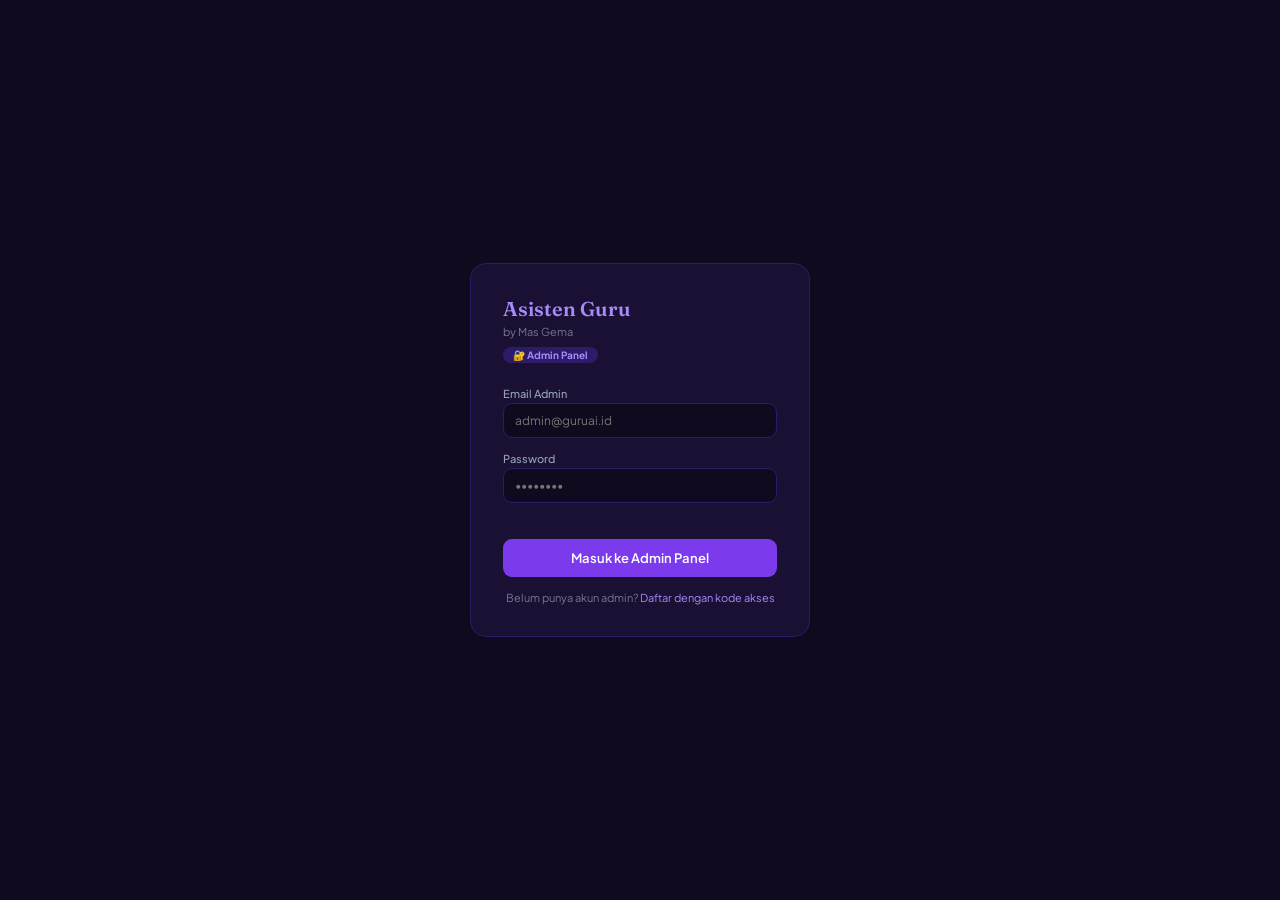
<file: admin.html>
<!DOCTYPE html>
<html lang="id">
<head>
<meta charset="UTF-8">
<meta name="viewport" content="width=device-width, initial-scale=1.0">
<title>Admin Panel — Asisten Guru by Mas Gema</title>
<link href="https://fonts.googleapis.com/css2?family=Plus+Jakarta+Sans:wght@400;500;600&family=Fraunces:wght@600&display=swap" rel="stylesheet">
<style>
*{box-sizing:border-box;margin:0;padding:0;}
body{font-family:'Plus Jakarta Sans',sans-serif;font-size:13px;background:#0f0a1e;color:#e2e8f0;min-height:100vh;}

/* LOGIN */
.login-wrap{display:flex;align-items:center;justify-content:center;min-height:100vh;padding:1rem;}
.login-box{background:#1a1033;border:1px solid #2d1b69;border-radius:16px;padding:2rem;width:100%;max-width:340px;}
.login-logo{font-family:'Fraunces',serif;font-size:20px;font-weight:600;color:#a78bfa;margin-bottom:4px;}
.login-sub{font-size:11px;color:#7c7490;margin-bottom:.5rem;}
.login-badge{display:inline-block;background:#2d1b69;color:#a78bfa;font-size:10px;font-weight:700;padding:2px 10px;border-radius:20px;margin-bottom:1.5rem;}
.field{margin-bottom:.875rem;}
.field label{font-size:11px;font-weight:500;color:#94a3b8;display:block;margin-bottom:3px;}
.field input{width:100%;padding:9px 11px;background:#0f0a1e;border:1px solid #2d1b69;border-radius:9px;font-size:12px;color:#e2e8f0;font-family:inherit;}
.field input:focus{outline:none;border-color:#7c3aed;}
.btn-login{width:100%;background:#7c3aed;color:#fff;border:none;padding:11px;border-radius:9px;font-size:13px;font-weight:600;cursor:pointer;font-family:inherit;margin-top:.5rem;}
.btn-login:hover{background:#6d28d9;}
.err{font-size:11px;color:#f87171;min-height:14px;margin-top:4px;}
.reg-link{text-align:center;font-size:11px;color:#7c7490;margin-top:.875rem;cursor:pointer;}
.reg-link span{color:#a78bfa;}

/* DASHBOARD */
.app{display:none;flex-direction:column;min-height:100vh;}
.topnav{background:#1a1033;border-bottom:1px solid #2d1b69;padding:.875rem 1.5rem;display:flex;align-items:center;justify-content:space-between;}
.nav-brand{font-family:'Fraunces',serif;font-size:15px;color:#a78bfa;font-weight:600;}
.nav-right{display:flex;align-items:center;gap:1rem;}
.nav-admin{font-size:12px;color:#94a3b8;}
.btn-logout{font-size:11px;color:#f87171;background:none;border:1px solid #f87171;border-radius:7px;padding:4px 10px;cursor:pointer;font-family:inherit;}
.btn-logout:hover{background:#f87171;color:#fff;}

.content{flex:1;padding:1.5rem;max-width:1100px;margin:0 auto;width:100%;}

/* STATS */
.stats{display:grid;grid-template-columns:repeat(4,1fr);gap:1rem;margin-bottom:1.5rem;}
.stat{background:#1a1033;border:1px solid #2d1b69;border-radius:12px;padding:1rem;}
.stat-val{font-family:'Fraunces',serif;font-size:26px;font-weight:600;color:#e2e8f0;}
.stat-lbl{font-size:10px;color:#7c7490;text-transform:uppercase;letter-spacing:.06em;margin-top:3px;}
.stat-sub{font-size:11px;margin-top:4px;}
.green{color:#4ade80;}.yellow{color:#fbbf24;}.purple{color:#a78bfa;}

/* TABLE */
.table-card{background:#1a1033;border:1px solid #2d1b69;border-radius:14px;overflow:hidden;margin-bottom:1.5rem;}
.table-head{padding:.875rem 1.25rem;border-bottom:1px solid #2d1b69;display:flex;align-items:center;justify-content:space-between;flex-wrap:gap;gap:.5rem;}
.table-title{font-size:13px;font-weight:600;color:#e2e8f0;}
.search-box{background:#0f0a1e;border:1px solid #2d1b69;border-radius:8px;padding:6px 12px;font-size:12px;color:#e2e8f0;font-family:inherit;width:200px;}
.search-box:focus{outline:none;border-color:#7c3aed;}
table{width:100%;border-collapse:collapse;}
th{font-size:10px;font-weight:600;color:#7c7490;text-transform:uppercase;letter-spacing:.06em;padding:10px 14px;text-align:left;background:#120c20;border-bottom:1px solid #2d1b69;}
td{font-size:12px;color:#cbd5e1;padding:10px 14px;border-bottom:1px solid #1e1040;}
tr:last-child td{border-bottom:none;}
tr:hover td{background:#1e1040;}
.badge{display:inline-block;font-size:10px;font-weight:600;padding:2px 8px;border-radius:6px;}
.badge-gratis{background:#1e1040;color:#a78bfa;}
.badge-premium{background:#451a03;color:#fbbf24;}
.badge-admin{background:#064e3b;color:#4ade80;}

/* ACTIONS */
.act-btn{font-size:10px;font-weight:600;padding:3px 8px;border-radius:6px;cursor:pointer;border:none;font-family:inherit;margin-right:3px;transition:opacity .15s;}
.act-btn:hover{opacity:.8;}
.act-upgrade{background:#7c3aed;color:#fff;}
.act-downgrade{background:#1e1040;color:#a78bfa;border:1px solid #2d1b69;}
.act-reset{background:#1e3a5f;color:#60a5fa;}
.act-delete{background:#450a0a;color:#f87171;}

/* EMPTY */
.empty{text-align:center;padding:3rem;color:#4a4458;}
.empty-ico{font-size:32px;opacity:.4;margin-bottom:.5rem;}
.empty-txt{font-size:13px;}

/* MODAL */
.modal-overlay{display:none;position:fixed;inset:0;background:rgba(0,0,0,.7);z-index:100;align-items:center;justify-content:center;}
.modal-overlay.open{display:flex;}
.modal{background:#1a1033;border:1px solid #2d1b69;border-radius:14px;padding:1.5rem;width:320px;}
.modal-title{font-size:14px;font-weight:600;color:#e2e8f0;margin-bottom:.5rem;}
.modal-sub{font-size:12px;color:#94a3b8;margin-bottom:1.25rem;line-height:1.6;}
.modal-actions{display:flex;gap:8px;justify-content:flex-end;}
.btn-cancel{padding:7px 14px;background:none;border:1px solid #2d1b69;border-radius:8px;font-size:12px;color:#94a3b8;cursor:pointer;font-family:inherit;}
.btn-confirm{padding:7px 14px;background:#7c3aed;border:none;border-radius:8px;font-size:12px;font-weight:600;color:#fff;cursor:pointer;font-family:inherit;}
.btn-confirm.danger{background:#7f1d1d;}

/* REG FORM */
.reg-form{display:none;}
</style>
</head>
<body>

<!-- LOGIN -->
<div class="login-wrap" id="login-screen">
  <div class="login-box">
    <div class="login-logo">Asisten Guru</div>
    <div class="login-sub">by Mas Gema</div>
    <div class="login-badge">🔐 Admin Panel</div>

    <!-- LOGIN FORM -->
    <div id="form-masuk">
      <div class="field"><label>Email Admin</label><input type="email" id="a-email" placeholder="admin@guruai.id"></div>
      <div class="field"><label>Password</label><input type="password" id="a-pass" placeholder="••••••••" onkeydown="if(event.key==='Enter')doLogin()"></div>
      <div class="err" id="a-err"></div>
      <button class="btn-login" onclick="doLogin()">Masuk ke Admin Panel</button>
      <div class="reg-link" onclick="showReg()">Belum punya akun admin? <span>Daftar dengan kode akses</span></div>
    </div>

    <!-- REGISTER FORM -->
    <div class="reg-form" id="form-daftar">
      <div class="field"><label>Nama</label><input id="rn" placeholder="Nama admin"></div>
      <div class="field"><label>Email</label><input type="email" id="re" placeholder="admin@guruai.id"></div>
      <div class="field"><label>Kode Akses Admin</label><input id="rc" placeholder="Minta ke Mas Gema"></div>
      <div class="field"><label>Password</label><input type="password" id="rp" placeholder="Min. 6 karakter"></div>
      <div class="err" id="r-err"></div>
      <div style="font-size:11px;color:#4ade80;min-height:14px;margin-top:4px;" id="r-ok"></div>
      <button class="btn-login" onclick="doRegAdmin()">Buat Akun Admin</button>
      <div class="reg-link" onclick="showLogin()"><span>← Kembali ke login</span></div>
    </div>
  </div>
</div>

<!-- DASHBOARD -->
<div class="app" id="app-screen">
  <div class="topnav">
    <div class="nav-brand">⚡ Admin Panel — Asisten Guru by Mas Gema</div>
    <div class="nav-right">
      <div class="nav-admin" id="nav-admin-name">Admin</div>
      <button class="btn-logout" onclick="doLogout()">Keluar</button>
    </div>
  </div>

  <div class="content">
    <!-- STATS -->
    <div class="stats">
      <div class="stat">
        <div class="stat-val" id="st-total">0</div>
        <div class="stat-lbl">Total Guru</div>
        <div class="stat-sub purple">terdaftar</div>
      </div>
      <div class="stat">
        <div class="stat-val" id="st-gratis">0</div>
        <div class="stat-lbl">Akun Gratis</div>
        <div class="stat-sub" style="color:#7c7490;">pengguna</div>
      </div>
      <div class="stat">
        <div class="stat-val" id="st-premium">0</div>
        <div class="stat-lbl">Akun Premium</div>
        <div class="stat-sub yellow">berlangganan</div>
      </div>
      <div class="stat">
        <div class="stat-val" id="st-gen">0</div>
        <div class="stat-lbl">Total Generate</div>
        <div class="stat-sub green">semua user</div>
      </div>
    </div>

    <!-- TABLE GURU -->
    <div class="table-card">
      <div class="table-head">
        <div class="table-title">📋 Database Guru</div>
        <input class="search-box" id="search" placeholder="Cari nama / email..." oninput="renderTable()">
      </div>
      <div style="overflow-x:auto;">
        <table>
          <thead>
            <tr>
              <th>Nama</th>
              <th>Email</th>
              <th>Jenjang</th>
              <th>Status</th>
              <th>Kredit</th>
              <th>Generate</th>
              <th>Aksi</th>
            </tr>
          </thead>
          <tbody id="user-table">
            <tr><td colspan="7"><div class="empty"><div class="empty-ico">👤</div><div class="empty-txt">Belum ada guru terdaftar</div></div></td></tr>
          </tbody>
        </table>
      </div>
    </div>

    <div style="font-size:11px;color:#4a4458;text-align:center;">
      Data tersimpan di browser (localStorage). Untuk database terpusat, perlu integrasi Supabase.
    </div>
  </div>
</div>

<!-- MODAL KONFIRMASI -->
<div class="modal-overlay" id="modal">
  <div class="modal">
    <div class="modal-title" id="modal-title">Konfirmasi</div>
    <div class="modal-sub" id="modal-sub">Apakah kamu yakin?</div>
    <div class="modal-actions">
      <button class="btn-cancel" onclick="closeModal()">Batal</button>
      <button class="btn-confirm" id="modal-btn" onclick="">Konfirmasi</button>
    </div>
  </div>
</div>

<script>
const UK = 'ag_users_v1';
const AK = 'ag_admins_v1';
const ACODE = 'MASGEMA2024';
let currentAdmin = null;

const getUsers = () => { try { return JSON.parse(localStorage.getItem(UK) || '[]'); } catch { return []; } };
const getAdmins = () => { try { return JSON.parse(localStorage.getItem(AK) || '[]'); } catch { return []; } };
const saveAdmins = a => localStorage.setItem(AK, JSON.stringify(a));
const saveUsers = u => localStorage.setItem(UK, JSON.stringify(u));

function showReg() {
  document.getElementById('form-masuk').style.display = 'none';
  document.getElementById('form-daftar').style.display = 'block';
}
function showLogin() {
  document.getElementById('form-daftar').style.display = 'none';
  document.getElementById('form-masuk').style.display = 'block';
}

function doLogin() {
  const email = document.getElementById('a-email').value.trim();
  const pass = document.getElementById('a-pass').value;
  const err = document.getElementById('a-err');
  if (!email || !pass) { err.textContent = 'Email dan password wajib diisi.'; return; }
  const admin = getAdmins().find(a => a.email === email && a.password === pass);
  if (!admin) { err.textContent = 'Email atau password salah.'; return; }
  err.textContent = '';
  currentAdmin = admin;
  enterDashboard();
}

function doRegAdmin() {
  const name = document.getElementById('rn').value.trim();
  const email = document.getElementById('re').value.trim();
  const code = document.getElementById('rc').value.trim();
  const pass = document.getElementById('rp').value;
  const err = document.getElementById('r-err');
  const ok = document.getElementById('r-ok');
  err.textContent = ''; ok.textContent = '';
  if (!name || !email || !code || !pass) { err.textContent = 'Semua field wajib diisi.'; return; }
  if (code !== ACODE) { err.textContent = 'Kode akses salah. Hubungi Mas Gema.'; return; }
  if (pass.length < 6) { err.textContent = 'Password minimal 6 karakter.'; return; }
  const admins = getAdmins();
  if (admins.find(a => a.email === email)) { err.textContent = 'Email sudah terdaftar.'; return; }
  admins.push({ name, email, password: pass });
  saveAdmins(admins);
  ok.textContent = '✓ Akun admin berhasil dibuat! Silakan login.';
  setTimeout(() => showLogin(), 1500);
}

function enterDashboard() {
  document.getElementById('nav-admin-name').textContent = currentAdmin.name;
  document.getElementById('login-screen').style.display = 'none';
  document.getElementById('app-screen').style.display = 'flex';
  refreshAll();
}

function doLogout() {
  currentAdmin = null;
  document.getElementById('app-screen').style.display = 'none';
  document.getElementById('login-screen').style.display = 'flex';
}

function refreshAll() {
  const users = getUsers();
  const premium = users.filter(u => u.plan === 'premium' || u.plan === 'tahunan');
  const gratis = users.filter(u => u.plan !== 'premium' && u.plan !== 'tahunan');
  const totalGen = users.reduce((s, u) => s + (u.totalGen || 0), 0);
  document.getElementById('st-total').textContent = users.length;
  document.getElementById('st-gratis').textContent = gratis.length;
  document.getElementById('st-premium').textContent = premium.length;
  document.getElementById('st-gen').textContent = totalGen;
  renderTable();
}

function renderTable() {
  const q = (document.getElementById('search')?.value || '').toLowerCase();
  const users = getUsers().filter(u => !q || u.name.toLowerCase().includes(q) || u.email.toLowerCase().includes(q));
  const tbody = document.getElementById('user-table');
  if (!users.length) {
    tbody.innerHTML = `<tr><td colspan="7"><div class="empty"><div class="empty-ico">👤</div><div class="empty-txt">${q ? 'Tidak ditemukan' : 'Belum ada guru terdaftar'}</div></div></td></tr>`;
    return;
  }
  const isPrem = u => u.plan === 'premium' || u.plan === 'tahunan';
  tbody.innerHTML = users.map(u => `
    <tr>
      <td style="font-weight:600;color:#e2e8f0;">${u.name}</td>
      <td style="color:#94a3b8;font-size:11px;">${u.email}</td>
      <td>${u.jenjang || '-'}</td>
      <td><span class="badge ${isPrem(u) ? 'badge-premium' : 'badge-gratis'}">${isPrem(u) ? '⭐ Premium' : 'Gratis'}</span></td>
      <td style="color:#a78bfa;">${u.credits ?? 5}</td>
      <td>${u.totalGen || 0}x</td>
      <td>
        ${!isPrem(u)
          ? `<button class="act-btn act-upgrade" onclick="aksi('upgrade','${u.email}')">↑ Premium</button>`
          : `<button class="act-btn act-downgrade" onclick="aksi('downgrade','${u.email}')">↓ Gratis</button>`
        }
        <button class="act-btn act-reset" onclick="aksi('reset','${u.email}')">↺ Kredit</button>
        <button class="act-btn act-delete" onclick="aksi('delete','${u.email}')">✕</button>
      </td>
    </tr>`).join('');
}

function openModal(title, sub, isDanger, fn) {
  document.getElementById('modal-title').textContent = title;
  document.getElementById('modal-sub').textContent = sub;
  const btn = document.getElementById('modal-btn');
  btn.textContent = isDanger ? 'Ya, lanjutkan' : 'Konfirmasi';
  btn.className = 'btn-confirm' + (isDanger ? ' danger' : '');
  btn.onclick = () => { closeModal(); fn(); };
  document.getElementById('modal').classList.add('open');
}
function closeModal() { document.getElementById('modal').classList.remove('open'); }

function aksi(type, email) {
  const users = getUsers();
  const i = users.findIndex(u => u.email === email);
  if (i < 0) return;
  const u = users[i];

  if (type === 'upgrade') {
    openModal('Upgrade ke Premium', `Upgrade akun ${u.name} (${email}) ke Premium? User akan mendapat generate tanpa batas.`, false, () => {
      users[i].plan = 'premium'; users[i].credits = 9999;
      saveUsers(users); refreshAll();
    });
  } else if (type === 'downgrade') {
    openModal('Turunkan ke Gratis', `Turunkan akun ${u.name} ke paket Gratis?`, true, () => {
      users[i].plan = 'gratis'; users[i].credits = 5;
      saveUsers(users); refreshAll();
    });
  } else if (type === 'reset') {
    openModal('Reset Kredit', `Reset kredit ${u.name} kembali ke 5?`, false, () => {
      users[i].credits = 5;
      saveUsers(users); refreshAll();
    });
  } else if (type === 'delete') {
    openModal('Hapus User', `Hapus akun ${u.name} (${email}) secara permanen? Tindakan ini tidak bisa dibatalkan.`, true, () => {
      users.splice(i, 1);
      saveUsers(users); refreshAll();
    });
  }
}

// Auto-refresh setiap 30 detik
setInterval(() => { if (currentAdmin) refreshAll(); }, 30000);
</script>
</body>
</html>
</file>
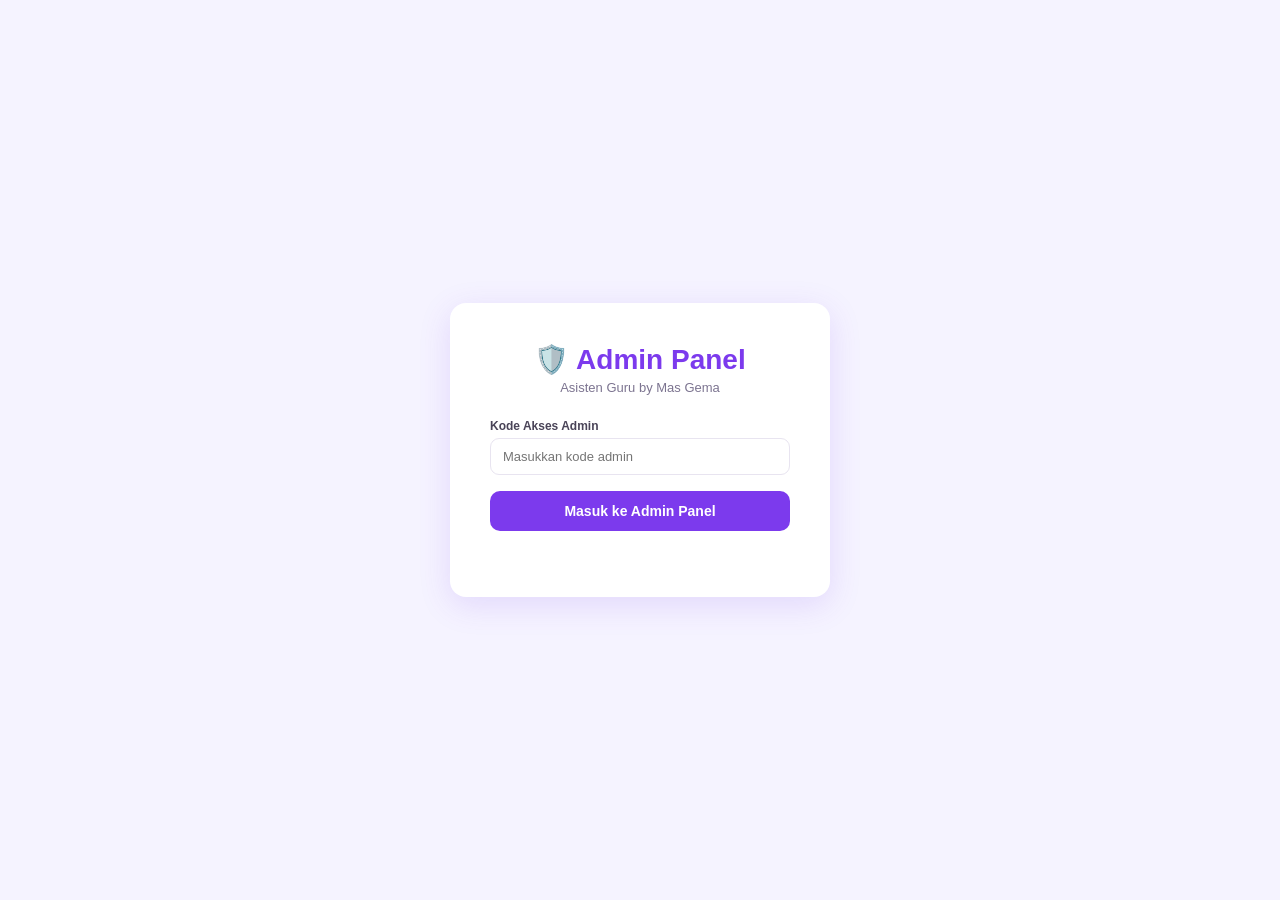
<file: public/admin.html>
<!DOCTYPE html>
<html lang="id">
<head>
<meta charset="UTF-8">
<meta name="viewport" content="width=device-width, initial-scale=1.0">
<title>Admin Panel — Asisten Guru by Mas Gema</title>
<style>
*{box-sizing:border-box;margin:0;padding:0;}
body{font-family:'Segoe UI',sans-serif;background:#f5f3ff;min-height:100vh;}
#login-screen{min-height:100vh;display:flex;align-items:center;justify-content:center;}
.login-box{background:#fff;border-radius:16px;padding:2.5rem;width:100%;max-width:380px;box-shadow:0 8px 32px rgba(124,58,237,.15);}
.login-logo{font-size:28px;font-weight:800;color:#7c3aed;text-align:center;margin-bottom:4px;}
.login-sub{text-align:center;font-size:13px;color:#7c7490;margin-bottom:1.5rem;}
.lf{margin-bottom:1rem;}
.lf label{font-size:12px;font-weight:600;color:#4a4458;display:block;margin-bottom:5px;}
.lf input{width:100%;padding:10px 12px;border:1.5px solid #e8e4f0;border-radius:9px;font-size:13px;font-family:inherit;}
.lf input:focus{outline:none;border-color:#7c3aed;}
.btn-login-admin{width:100%;background:#7c3aed;color:#fff;border:none;padding:12px;border-radius:10px;font-size:14px;font-weight:600;cursor:pointer;font-family:inherit;}
.btn-login-admin:hover{opacity:.88;}
.login-err{font-size:12px;color:#dc2626;text-align:center;margin-top:.5rem;min-height:18px;}
#admin-screen{display:none;min-height:100vh;}
.admin-header{background:linear-gradient(135deg,#7c3aed,#5b21b6);padding:1rem 1.5rem;display:flex;align-items:center;justify-content:space-between;}
.admin-title{font-size:18px;font-weight:700;color:#fff;}
.admin-title span{font-size:12px;opacity:.8;margin-left:8px;}
.header-btns{display:flex;gap:.75rem;align-items:center;}
.btn-refresh{background:#fff;color:#7c3aed;border:none;padding:7px 16px;border-radius:8px;font-size:12px;font-weight:700;cursor:pointer;display:flex;align-items:center;gap:6px;}
.btn-refresh:hover{opacity:.88;}
.btn-refresh.spinning .icon-refresh{animation:spin .8s linear infinite;}
@keyframes spin{from{transform:rotate(0deg);}to{transform:rotate(360deg);}};
.btn-logout-admin{background:rgba(255,255,255,.15);color:#fff;border:1px solid rgba(255,255,255,.3);padding:7px 14px;border-radius:8px;font-size:12px;font-weight:600;cursor:pointer;}
.stats-bar{display:grid;grid-template-columns:repeat(4,1fr);gap:1rem;padding:1.25rem 1.5rem;background:#fff;border-bottom:1px solid #e8e4f0;}
.stat-box{text-align:center;padding:.75rem;background:#f5f3ff;border-radius:10px;}
.stat-num{font-size:26px;font-weight:800;color:#7c3aed;}
.stat-label{font-size:11px;color:#7c7490;margin-top:2px;}
.admin-tabs{display:flex;gap:.5rem;padding:1rem 1.5rem;background:#fff;border-bottom:1px solid #e8e4f0;}
.atab{padding:8px 18px;border-radius:8px;font-size:13px;font-weight:600;cursor:pointer;border:1.5px solid #e8e4f0;background:#f5f3ff;color:#7c7490;font-family:inherit;transition:all .2s;}
.atab.active{background:#7c3aed;color:#fff;border-color:#7c3aed;}
.admin-content{padding:1.25rem 1.5rem;}
.tab-panel{display:none;}
.tab-panel.active{display:block;}
.table-wrap{background:#fff;border-radius:12px;border:1px solid #e8e4f0;overflow:hidden;}
.table-toolbar{display:flex;align-items:center;justify-content:space-between;padding:.875rem 1.25rem;border-bottom:1px solid #e8e4f0;gap:.75rem;flex-wrap:wrap;}
.search-input{padding:7px 12px;border:1.5px solid #e8e4f0;border-radius:8px;font-size:12px;font-family:inherit;width:220px;}
.search-input:focus{outline:none;border-color:#7c3aed;}
.tbl{width:100%;border-collapse:collapse;font-size:12px;}
.tbl th{background:#f5f3ff;padding:10px 12px;text-align:left;font-size:11px;font-weight:700;color:#4a4458;border-bottom:1px solid #e8e4f0;white-space:nowrap;}
.tbl td{padding:10px 12px;border-bottom:1px solid #f5f3ff;vertical-align:middle;}
.tbl tr:hover td{background:#fafaf9;}
.tbl tr:last-child td{border-bottom:none;}
.badge{display:inline-block;padding:2px 9px;border-radius:20px;font-size:10px;font-weight:700;}
.badge-gratis{background:#f5f3ff;color:#7c3aed;}
.badge-premium{background:#fef3c7;color:#92400e;}
.badge-reguler{background:#d1fae5;color:#065f46;}
.badge-tahunan{background:#d1fae5;color:#065f46;}
.badge-pending{background:#fef3c7;color:#92400e;}
.badge-verified{background:#d1fae5;color:#065f46;}
.badge-rejected{background:#fee2e2;color:#dc2626;}
.btn-action{padding:4px 10px;border-radius:6px;font-size:11px;font-weight:600;cursor:pointer;border:none;font-family:inherit;margin:1px;}
.btn-upgrade-u{background:#7c3aed;color:#fff;}
.btn-reset-credits{background:#ede9fe;color:#5b21b6;}
.btn-reset-pw{background:#fef3c7;color:#92400e;}
.btn-ref{background:#ecfdf5;color:#059669;border:1px solid #6ee7b7;}
.btn-verify{background:#d1fae5;color:#065f46;}
.btn-reject{background:#fee2e2;color:#dc2626;}
.btn-delete{background:#fee2e2;color:#dc2626;}
.btn-action:hover{opacity:.85;}
.modal-overlay{position:fixed;top:0;left:0;width:100%;height:100%;background:rgba(0,0,0,.5);display:none;align-items:center;justify-content:center;z-index:1000;}
.modal-overlay.show{display:flex;}
.modal{background:#fff;border-radius:16px;padding:2rem;width:100%;max-width:420px;box-shadow:0 20px 60px rgba(0,0,0,.2);}
.modal-title{font-size:16px;font-weight:700;color:#1a1523;margin-bottom:4px;}
.modal-sub{font-size:12px;color:#7c7490;margin-bottom:1.5rem;}
.modal-field{margin-bottom:1rem;}
.modal-field label{font-size:12px;font-weight:600;color:#4a4458;display:block;margin-bottom:5px;}
.modal-field input,.modal-field select{width:100%;padding:10px 12px;border:1.5px solid #e8e4f0;border-radius:9px;font-size:13px;font-family:inherit;}
.modal-field input:focus,.modal-field select:focus{outline:none;border-color:#7c3aed;}
.modal-btns{display:flex;gap:.75rem;justify-content:flex-end;}
.btn-cancel{padding:9px 18px;background:#f5f3ff;color:#4a4458;border:none;border-radius:8px;font-size:13px;font-weight:600;cursor:pointer;}
.btn-confirm{padding:9px 18px;background:#7c3aed;color:#fff;border:none;border-radius:8px;font-size:13px;font-weight:600;cursor:pointer;}
.btn-confirm:hover{opacity:.88;}
.modal-msg{font-size:12px;margin-top:.75rem;min-height:18px;}
.modal-msg.ok{color:#16a34a;}
.modal-msg.err{color:#dc2626;}
.log-item{background:#fff;border:1px solid #e8e4f0;border-radius:10px;padding:.875rem;margin-bottom:.75rem;}
.log-time{font-size:10px;color:#9ca3af;margin-bottom:4px;}
.log-text{font-size:13px;color:#1a1523;}
.loading-row td{text-align:center;padding:2rem;color:#7c7490;}
.empty-row td{text-align:center;padding:2rem;color:#9ca3af;}
.last-refresh{font-size:11px;color:#9ca3af;}
</style>
</head>
<body>

<!-- LOGIN -->
<div id="login-screen">
  <div class="login-box">
    <div class="login-logo">🛡️ Admin Panel</div>
    <div class="login-sub">Asisten Guru by Mas Gema</div>
    <div class="lf"><label>Kode Akses Admin</label><input type="password" id="admin-code" placeholder="Masukkan kode admin" onkeydown="if(event.key==='Enter')adminLogin()"></div>
    <button class="btn-login-admin" onclick="adminLogin()">Masuk ke Admin Panel</button>
    <div class="login-err" id="login-err"></div>
  </div>
</div>

<!-- ADMIN APP -->
<div id="admin-screen">
  <div class="admin-header">
    <div>
      <div class="admin-title">🛡️ Admin Panel <span>Asisten Guru by Mas Gema</span></div>
      <div class="last-refresh" id="last-refresh-text" style="color:rgba(255,255,255,.7);font-size:11px;margin-top:2px;"></div>
    </div>
    <div class="header-btns">
      <button class="btn-refresh" id="btn-refresh-main" onclick="refreshAll()">
        <span class="icon-refresh">🔄</span> Refresh Data
      </button>
      <button class="btn-logout-admin" onclick="adminLogout()">Keluar</button>
    </div>
  </div>

  <div class="stats-bar">
    <div class="stat-box"><div class="stat-num" id="stat-total">-</div><div class="stat-label">Total User</div></div>
    <div class="stat-box"><div class="stat-num" id="stat-premium">-</div><div class="stat-label">User Premium</div></div>
    <div class="stat-box"><div class="stat-num" id="stat-pending">-</div><div class="stat-label">Transaksi Pending</div></div>
    <div class="stat-box"><div class="stat-num" id="stat-revenue">-</div><div class="stat-label">Total Pendapatan</div></div>
  </div>

  <div class="admin-tabs">
    <button class="atab active" onclick="switchTab('users')">👥 Database Guru</button>
    <button class="atab" onclick="switchTab('transactions')">💳 Transaksi</button>
    <button class="atab" onclick="switchTab('logs')">📋 Log Aktivitas</button>
    <button class="atab" onclick="switchTab('referral')">🤝 Referral</button>
  </div>

  <div class="admin-content">

    <!-- USERS TAB -->
    <div class="tab-panel active" id="tab-users">
      <div class="table-wrap">
        <div class="table-toolbar">
          <input class="search-input" id="search-user" placeholder="🔍 Cari nama / email / WA..." oninput="filterUsers()">
          <div style="display:flex;gap:.5rem;align-items:center;">
            <span class="last-refresh" id="user-count-text"></span>
            <button onclick="exportExcel()" style="padding:7px 14px;background:#16a34a;color:#fff;border:none;border-radius:8px;font-size:12px;font-weight:700;cursor:pointer;">📊 Export Excel</button>
          </div>
        </div>
        <div style="overflow-x:auto;">
          <table class="tbl" id="tbl-users">
            <thead><tr>
              <th>No</th><th>Nama</th><th>Email</th><th>No. WA</th><th>Jenjang</th>
              <th>Paket</th><th>Kredit</th><th>Total Generate</th><th>Kode Referral</th>
              <th>Daftar</th><th>Aksi</th>
            </tr></thead>
            <tbody id="tbody-users">
              <tr class="loading-row"><td colspan="11">⏳ Memuat data...</td></tr>
            </tbody>
          </table>
        </div>
      </div>
    </div>

    <!-- TRANSACTIONS TAB -->
    <div class="tab-panel" id="tab-transactions">
      <div class="table-wrap">
        <div class="table-toolbar">
          <input class="search-input" id="search-txn" placeholder="🔍 Cari nama / email..." oninput="filterTxns()">
          <span class="last-refresh" id="txn-count-text"></span>
        </div>
        <div style="overflow-x:auto;">
          <table class="tbl" id="tbl-txns">
            <thead><tr>
              <th>No</th><th>Nama</th><th>Email</th><th>Paket</th>
              <th>Nominal</th><th>Pengirim</th><th>Tgl Transfer</th>
              <th>Status</th><th>Aksi</th>
            </tr></thead>
            <tbody id="tbody-txns">
              <tr class="loading-row"><td colspan="10">⏳ Memuat data...</td></tr>
            </tbody>
          </table>
        </div>
      </div>
    </div>

    <!-- REFERRAL TAB -->
    <div class="tab-panel" id="tab-referral">
      <div style="display:flex;justify-content:space-between;align-items:center;margin-bottom:1rem;">
        <div id="ref-admin-count" style="font-size:13px;color:#7c7490;">Memuat...</div>
        <button onclick="loadReferralAdmin()" class="btn-refresh"><span>↻</span> Refresh</button>
      </div>
      <div class="table-wrap">
        <table class="tbl">
          <thead><tr>
            <th>Referrer</th><th>User Baru</th><th>Paket</th>
            <th>Komisi</th><th>Status</th><th>Tanggal</th><th>Aksi</th>
          </tr></thead>
          <tbody id="tbody-referral"><tr class="empty-row"><td colspan="7">Klik Refresh untuk memuat data</td></tr></tbody>
        </table>
      </div>
      <div style="margin-top:1rem;padding:1rem;background:#f5f3ff;border-radius:10px;font-size:12px;color:#7c7490;">
        <strong style="color:#7c3aed;">Total komisi belum dicairkan: </strong><span id="ref-admin-total">Rp 0</span>
      </div>
    </div>

    <!-- LOGS TAB -->
    <div class="tab-panel" id="tab-logs">
      <div id="logs-container">
        <div style="text-align:center;padding:2rem;color:#7c7490;">⏳ Memuat log...</div>
      </div>
    </div>

  </div>
</div>

<!-- MODAL RESET PASSWORD -->
<div class="modal-overlay" id="modal-reset-pw">
  <div class="modal">
    <div class="modal-title">🔑 Reset Password</div>
    <div class="modal-sub" id="modal-reset-sub">Reset password untuk user ini</div>
    <input type="hidden" id="reset-email-target">
    <div class="modal-field">
      <label>Password Baru</label>
      <input type="text" id="new-password" placeholder="Masukkan password baru (min. 6 karakter)">
    </div>
    <div class="modal-btns">
      <button class="btn-cancel" onclick="closeModal('modal-reset-pw')">Batal</button>
      <button class="btn-confirm" onclick="doResetPassword()">🔑 Reset Password</button>
    </div>
    <div class="modal-msg" id="modal-reset-msg"></div>
  </div>
</div>

<!-- MODAL UPGRADE PLAN -->
<div class="modal-overlay" id="modal-upgrade">
  <div class="modal">
    <div class="modal-title">⚡ Ubah Paket User</div>
    <div class="modal-sub" id="modal-upgrade-sub">Pilih paket untuk user ini</div>
    <input type="hidden" id="upgrade-email-target">
    <div class="modal-field">
      <label>Paket</label>
      <select id="upgrade-plan" style="width:100%;padding:10px 12px;border:1.5px solid #e8e4f0;border-radius:9px;font-size:13px;font-family:inherit;">
        <option value="gratis">Gratis (1 kredit/bulan)</option>
        <option value="reguler_bulanan">Reguler Bulanan (10 kredit/hari — Rp 59.000/bln)</option>
        <option value="premium_bulanan">Premium Bulanan (30 kredit/hari — Rp 129.000/bln)</option>
        <option value="reguler_tahunan">Reguler Tahunan (10 kredit/hari — Rp 590.000/thn)</option>
        <option value="premium_tahunan">Premium Tahunan (30 kredit/hari — Rp 1.290.000/thn)</option>
      </select>
    </div>
    <div class="modal-btns">
      <button class="btn-cancel" onclick="closeModal('modal-upgrade')">Batal</button>
      <button class="btn-confirm" onclick="doUpgradePlan()">✓ Simpan Perubahan</button>
    </div>
    <div class="modal-msg" id="modal-upgrade-msg"></div>
  </div>
</div>

<!-- MODAL KODE REFERRAL -->
<div class="modal-overlay" id="modal-referral">
  <div class="modal">
    <div class="modal-title">🤝 Edit Kode Referral</div>
    <div class="modal-sub" id="modal-ref-sub">Set kode referral untuk user ini</div>
    <input type="hidden" id="ref-email-target">
    <div class="modal-field">
      <label>Kode Referral</label>
      <input type="text" id="ref-code-input" placeholder="Contoh: GURU-AB12" style="text-transform:uppercase;" oninput="this.value=this.value.toUpperCase()">
      <div style="font-size:11px;color:#7c7490;margin-top:4px;">Format: GURU-XXXX (4 karakter). Kosongkan untuk generate otomatis.</div>
    </div>
    <div class="modal-btns">
      <button class="btn-cancel" onclick="closeModal('modal-referral')">Batal</button>
      <button class="btn-confirm" style="background:#059669;" onclick="doSaveReferralCode()">✓ Simpan Kode</button>
    </div>
    <div class="modal-msg" id="modal-ref-msg"></div>
  </div>
</div>

<script>
const ADMIN_CODE = 'MASGEMA2024';
const API = '/api/chat';

let allUsers = [];
let allTxns = [];

function adminLogin() {
  const code = document.getElementById('admin-code').value.trim();
  if (code !== ADMIN_CODE) {
    document.getElementById('login-err').textContent = '⚠️ Kode akses salah!';
    return;
  }
  localStorage.setItem('admin_auth', '1');
  document.getElementById('login-screen').style.display = 'none';
  document.getElementById('admin-screen').style.display = 'block';
  refreshAll();
}

function adminLogout() {
  localStorage.removeItem('admin_auth');
  location.reload();
}

function switchTab(tab) {
  document.querySelectorAll('.tab-panel').forEach(p => p.classList.remove('active'));
  document.querySelectorAll('.atab').forEach(b => b.classList.remove('active'));
  document.getElementById('tab-' + tab).classList.add('active');
  event.target.classList.add('active');
  if (tab === 'logs') renderLogs();
  if (tab === 'referral') loadReferralAdmin();
}

async function refreshAll() {
  const btn = document.getElementById('btn-refresh-main');
  btn.classList.add('spinning');
  btn.disabled = true;
  try {
    await Promise.all([loadUsers(), loadTransactions()]);
    const now = new Date().toLocaleTimeString('id-ID');
    document.getElementById('last-refresh-text').textContent = 'Terakhir refresh: ' + now;
    updateStats();
  } catch(e) { console.error(e); }
  btn.classList.remove('spinning');
  btn.disabled = false;
}

async function loadUsers() {
  try {
    const res = await fetch(API, { method:'POST', headers:{'Content-Type':'application/json'}, body:JSON.stringify({action:'get_all_users'}) });
    const data = await res.json();
    allUsers = data.users || [];
    renderUsers(allUsers);
    document.getElementById('user-count-text').textContent = allUsers.length + ' user terdaftar';
    addLog('Data ' + allUsers.length + ' user dimuat');
  } catch(e) {
    document.getElementById('tbody-users').innerHTML = '<tr class="empty-row"><td colspan="11">⚠️ Gagal memuat: ' + e.message + '</td></tr>';
  }
}

async function loadTransactions() {
  try {
    const res = await fetch(API, { method:'POST', headers:{'Content-Type':'application/json'}, body:JSON.stringify({action:'get_all_transactions'}) });
    const data = await res.json();
    allTxns = data.transactions || [];
    renderTxns(allTxns);
    document.getElementById('txn-count-text').textContent = allTxns.length + ' transaksi';
    addLog('Data ' + allTxns.length + ' transaksi dimuat');
  } catch(e) {
    document.getElementById('tbody-txns').innerHTML = '<tr class="empty-row"><td colspan="10">⚠️ Gagal memuat: ' + e.message + '</td></tr>';
  }
}

function renderUsers(users) {
  const tbody = document.getElementById('tbody-users');
  if (!users.length) { tbody.innerHTML = '<tr class="empty-row"><td colspan="11">Belum ada user terdaftar</td></tr>'; return; }
  tbody.innerHTML = users.map((u, i) => {
    const waRaw = u.wa || '-';
    const waLink = waRaw !== '-' ? `<a href="https://wa.me/${waRaw}" target="_blank" style="color:#16a34a;font-weight:600;font-size:11px;">📱 ${waRaw}</a>` : '<span style="color:#9ca3af;">-</span>';
    const planBadge = u.plan && u.plan.includes('premium') ? 'premium' : u.plan && u.plan.includes('reguler') ? 'reguler' : 'gratis';
    const planLabel = u.plan==='premium_bulanan'?'Premium/Bln':u.plan==='premium_tahunan'?'Premium/Thn':u.plan==='reguler_bulanan'?'Reguler/Bln':u.plan==='reguler_tahunan'?'Reguler/Thn':'Gratis';
    const refCode = u.referral_code || '-';
    const refDisplay = refCode !== '-'
      ? `<span style="font-size:11px;font-weight:700;color:#059669;background:#ecfdf5;padding:2px 8px;border-radius:6px;">${refCode}</span>`
      : `<span style="font-size:10px;color:#9ca3af;">-</span>`;
    return `<tr>
      <td>${i+1}</td>
      <td><strong>${u.name||'-'}</strong></td>
      <td style="font-size:11px;color:#7c7490;">${u.email||'-'}</td>
      <td>${waLink}</td>
      <td>${u.jenjang||'-'}</td>
      <td><span class="badge badge-${planBadge}">${planLabel}</span></td>
      <td style="text-align:center;font-weight:700;">${u.credits??3}</td>
      <td style="text-align:center;">${u.total_gen||0}x</td>
      <td style="text-align:center;">
        ${refDisplay}
        <button class="btn-action btn-ref" style="margin-top:3px;display:block;" onclick="openEditReferral('${u.email}','${u.name}','${refCode}')">✏️ Edit</button>
      </td>
      <td style="font-size:11px;color:#7c7490;">${u.created_at?new Date(u.created_at).toLocaleDateString('id-ID'):'-'}</td>
      <td>
        <button class="btn-action btn-upgrade-u" onclick="openUpgrade('${u.email}','${u.name}','${u.plan||'gratis'}')">⚡ Paket</button>
        <button class="btn-action btn-reset-credits" onclick="resetCredits('${u.email}','${u.name}','${u.plan||'gratis'}')">🔄 Kredit</button>
        <button class="btn-action btn-reset-pw" onclick="openResetPw('${u.email}','${u.name}')">🔑 PW</button>
        <button class="btn-action btn-delete" onclick="deleteUser('${u.email}','${u.name}')">🗑️</button>
      </td>
    </tr>`;
  }).join('');
}

function exportExcel() {
  if (!allUsers.length) { alert('Belum ada data user.'); return; }
  const now = new Date();
  const headers = ['No','Nama','Email','No. WhatsApp','Jenjang','Paket','Kredit','Total Generate','Kode Referral','Tgl Daftar'];
  const rows = allUsers.map((u,i) => [
    i+1, `"${(u.name||'').replace(/"/g,'""')}"`, u.email||'', u.wa||'',
    u.jenjang||'', u.plan||'gratis', u.credits??3, u.total_gen||0,
    u.referral_code||'', u.created_at?new Date(u.created_at).toLocaleDateString('id-ID'):'-'
  ]);
  const BOM = '\uFEFF';
  const csv = BOM + [headers,...rows].map(r=>r.join(',')).join('\n');
  const blob = new Blob([csv],{type:'text/csv;charset=utf-8;'});
  const url = URL.createObjectURL(blob);
  const a = document.createElement('a');
  a.href=url; a.download=`DataUser_AsistenGuru_${now.getFullYear()}${String(now.getMonth()+1).padStart(2,'0')}${String(now.getDate()).padStart(2,'0')}.csv`;
  document.body.appendChild(a); a.click();
  setTimeout(()=>{ URL.revokeObjectURL(url); document.body.removeChild(a); },1000);
  alert('✓ File Excel berhasil didownload!\n'+allUsers.length+' user diekspor.');
}

function renderTxns(txns) {
  const tbody = document.getElementById('tbody-txns');
  if (!txns.length) { tbody.innerHTML='<tr class="empty-row"><td colspan="10">Belum ada transaksi</td></tr>'; return; }
  tbody.innerHTML = txns.map((t,i) => `
    <tr>
      <td>${i+1}</td>
      <td><strong>${t.user_name||'-'}</strong></td>
      <td style="font-size:11px;color:#7c7490;">${t.user_email||'-'}</td>
      <td>${t.paket||'-'}</td>
      <td><strong>Rp ${parseInt(t.price||0).toLocaleString('id-ID')}</strong></td>
      <td>${t.sender_name||'-'}</td>
      <td style="font-size:11px;">${t.transfer_date||'-'}</td>
      <td>${t.bukti_tf ? `<a href="${t.bukti_tf}" target="_blank" style="color:#7c3aed;font-size:12px;font-weight:600;">🖼 Lihat</a>` : '<span style="font-size:11px;color:#9ca3af;">-</span>'}</td>
      <td><span class="badge badge-${t.status||'pending'}">${t.status||'pending'}</span></td>
      <td>${t.status==='pending'?`
        <button class="btn-action btn-verify" onclick="verifyTxn('${t.id||t._id}','${t.user_email}','${t.paket}')">✓ Verifikasi</button>
        <button class="btn-action btn-reject" onclick="rejectTxn('${t.id||t._id}')">✕ Tolak</button>
      `:'<span style="font-size:11px;color:#9ca3af;">'+(t.status==='verified'?'✓ Verified':'✕ Ditolak')+'</span>'}</td>
    </tr>`).join('');
}

function filterUsers() {
  const q = document.getElementById('search-user').value.toLowerCase();
  renderUsers(allUsers.filter(u=>(u.name||'').toLowerCase().includes(q)||(u.email||'').toLowerCase().includes(q)||(u.wa||'').includes(q)||(u.referral_code||'').toLowerCase().includes(q)));
}
function filterTxns() {
  const q = document.getElementById('search-txn').value.toLowerCase();
  renderTxns(allTxns.filter(t=>(t.user_name||'').toLowerCase().includes(q)||(t.user_email||'').toLowerCase().includes(q)));
}

function updateStats() {
  document.getElementById('stat-total').textContent = allUsers.length;
  document.getElementById('stat-premium').textContent = allUsers.filter(u=>u.plan&&(u.plan.includes('premium')||u.plan.includes('reguler'))).length;
  document.getElementById('stat-pending').textContent = allTxns.filter(t=>t.status==='pending').length;
  const rev = allTxns.filter(t=>t.status==='verified').reduce((s,t)=>s+parseInt(t.price||0),0);
  document.getElementById('stat-revenue').textContent = 'Rp '+rev.toLocaleString('id-ID');
}

// MODAL REFERRAL
function openEditReferral(email, name, currentCode) {
  document.getElementById('ref-email-target').value = email;
  document.getElementById('modal-ref-sub').textContent = 'Edit kode referral: ' + name + ' (' + email + ')';
  document.getElementById('ref-code-input').value = currentCode === '-' ? '' : currentCode;
  document.getElementById('modal-ref-msg').textContent = '';
  document.getElementById('modal-ref-msg').className = 'modal-msg';
  document.getElementById('modal-referral').classList.add('show');
}
async function doSaveReferralCode() {
  const email = document.getElementById('ref-email-target').value;
  let code = document.getElementById('ref-code-input').value.trim().toUpperCase();
  const msg = document.getElementById('modal-ref-msg');
  // Generate otomatis jika kosong
  if (!code) {
    const u = allUsers.find(x=>x.email===email);
    const name = u?.name || email;
    const base = (name.replace(/\s+/g,'') + email).toUpperCase().replace(/[^A-Z0-9]/g,'');
    const part = base.slice(0,2) + Math.abs(email.split('').reduce((a,c)=>a+c.charCodeAt(0),0)%100).toString().padStart(2,'0');
    code = 'GURU-' + part.slice(0,4);
  }
  if (!/^GURU-[A-Z0-9]{4}$/.test(code)) {
    msg.textContent = '⚠️ Format harus GURU-XXXX (4 karakter huruf/angka)';
    msg.className = 'modal-msg err'; return;
  }
  msg.textContent = 'Menyimpan...'; msg.className = 'modal-msg';
  try {
    const res = await fetch(API, { method:'POST', headers:{'Content-Type':'application/json'},
      body: JSON.stringify({ action:'save_referral_code', email, code }) });
    const data = await res.json();
    if (!res.ok) throw new Error(data.error||'Gagal');
    msg.textContent = '✓ Kode referral ' + code + ' berhasil disimpan!';
    msg.className = 'modal-msg ok';
    addLog('Set referral code: ' + email + ' → ' + code);
    await loadUsers();
    setTimeout(()=>closeModal('modal-referral'),1500);
  } catch(e) { msg.textContent = '⚠️ '+e.message; msg.className='modal-msg err'; }
}

// MODAL RESET PASSWORD
function openResetPw(email, name) {
  document.getElementById('reset-email-target').value = email;
  document.getElementById('modal-reset-sub').textContent = 'Reset password: ' + name + ' (' + email + ')';
  document.getElementById('new-password').value = '';
  document.getElementById('modal-reset-msg').textContent = '';
  document.getElementById('modal-reset-msg').className = 'modal-msg';
  document.getElementById('modal-reset-pw').classList.add('show');
}
async function doResetPassword() {
  const email = document.getElementById('reset-email-target').value;
  const newPw = document.getElementById('new-password').value.trim();
  const msg = document.getElementById('modal-reset-msg');
  if (newPw.length < 6) { msg.textContent='Password minimal 6 karakter!'; msg.className='modal-msg err'; return; }
  msg.textContent='Menyimpan...'; msg.className='modal-msg';
  try {
    const res = await fetch(API, { method:'POST', headers:{'Content-Type':'application/json'}, body:JSON.stringify({action:'admin_reset_password',email,new_password:newPw}) });
    const data = await res.json();
    if (!res.ok) throw new Error(data.error||'Gagal');
    msg.textContent='✓ Password berhasil direset!'; msg.className='modal-msg ok';
    addLog('Reset password: '+email);
    setTimeout(()=>closeModal('modal-reset-pw'),1500);
  } catch(e) { msg.textContent='⚠️ '+e.message; msg.className='modal-msg err'; }
}

// MODAL UPGRADE PLAN
function openUpgrade(email, name, currentPlan) {
  document.getElementById('upgrade-email-target').value = email;
  document.getElementById('modal-upgrade-sub').textContent = name + ' — Paket saat ini: ' + currentPlan;
  document.getElementById('upgrade-plan').value = currentPlan;
  document.getElementById('modal-upgrade-msg').textContent = '';
  document.getElementById('modal-upgrade-msg').className = 'modal-msg';
  document.getElementById('modal-upgrade').classList.add('show');
}
async function doUpgradePlan() {
  const email = document.getElementById('upgrade-email-target').value;
  const plan = document.getElementById('upgrade-plan').value;
  const msg = document.getElementById('modal-upgrade-msg');
  msg.textContent='Menyimpan...'; msg.className='modal-msg';
  try {
    const DAILY = { gratis:3, reguler_bulanan:10, premium_bulanan:30, reguler_tahunan:10, premium_tahunan:30 };
    const dailyCredits = DAILY[plan] || 3;
    const today = new Date().toISOString().slice(0,10);
    const res = await fetch(API, { method:'POST', headers:{'Content-Type':'application/json'}, body:JSON.stringify({action:'admin_update_user',email,plan,credits:dailyCredits,credit_date:today}) });
    const data = await res.json();
    if (!res.ok) throw new Error(data.error||'Gagal');
    msg.textContent='✓ Paket berhasil diubah ke '+plan+'!'; msg.className='modal-msg ok';
    addLog('Update plan '+email+' → '+plan);
    await loadUsers(); updateStats();
    setTimeout(()=>closeModal('modal-upgrade'),1500);
  } catch(e) { msg.textContent='⚠️ '+e.message; msg.className='modal-msg err'; }
}

// RESET CREDITS
async function resetCredits(email, name, plan) {
  const DAILY = { gratis:3, reguler_bulanan:10, premium_bulanan:30, reguler_tahunan:10, premium_tahunan:30 };
  const resetTo = DAILY[plan] || 3;
  if (!confirm('Reset kredit '+name+' ke '+resetTo+' (sesuai paket '+plan+')?')) return;
  const today = new Date().toISOString().slice(0,10);
  try {
    await fetch(API, { method:'POST', headers:{'Content-Type':'application/json'}, body:JSON.stringify({action:'admin_update_user',email,credits:resetTo,credit_date:today}) });
    addLog('Reset kredit: '+email+' → '+resetTo);
    await loadUsers(); updateStats();
    alert('✓ Kredit '+name+' direset ke '+resetTo+'!');
  } catch(e) { alert('Gagal: '+e.message); }
}

// DELETE USER
async function deleteUser(email, name) {
  if (!confirm('Hapus user '+name+' ('+email+')?\nTidak bisa dibatalkan!')) return;
  try {
    const res = await fetch(API, { method:'POST', headers:{'Content-Type':'application/json'}, body:JSON.stringify({action:'admin_delete_user',email}) });
    const data = await res.json();
    if (!res.ok) throw new Error(data.error||'Gagal');
    addLog('Hapus user: '+email);
    await loadUsers(); updateStats();
    alert('✓ User berhasil dihapus!');
  } catch(e) { alert('Gagal: '+e.message); }
}

// VERIFY / REJECT TRANSACTION
async function verifyTxn(id, email, paket) {
  const txn = allTxns?.find(t => t.id === id);
  const bukti = txn?.bukti_tf;
  if (!bukti) {
    if (!confirm("⚠️ PERHATIAN!\n\nBukti transfer BELUM ada.\nPastikan user sudah kirim bukti via WA!\n\nTetap verifikasi?")) return;
  } else {
    if (!confirm("Verifikasi pembayaran?\nUser "+email+" akan diupgrade ke "+paket)) return;
  }
  try {
    const res = await fetch(API, { method:'POST', headers:{'Content-Type':'application/json'}, body:JSON.stringify({action:'admin_verify_transaction',id,email,paket}) });
    const data = await res.json();
    if (!res.ok) throw new Error(data.error||'Gagal');
    addLog('Verifikasi: '+email+' paket '+paket);
    await Promise.all([loadUsers(),loadTransactions()]); updateStats();
    alert('✓ Pembayaran diverifikasi! User '+email+' sudah diupgrade.');
  } catch(e) { alert('Gagal: '+e.message); }
}
async function rejectTxn(id) {
  if (!confirm('Tolak transaksi ini?')) return;
  try {
    const res = await fetch(API, { method:'POST', headers:{'Content-Type':'application/json'}, body:JSON.stringify({action:'admin_reject_transaction',id}) });
    const data = await res.json();
    if (!res.ok) throw new Error(data.error||'Gagal');
    addLog('Tolak transaksi ID: '+id);
    await loadTransactions(); updateStats();
    alert('✓ Transaksi ditolak.');
  } catch(e) { alert('Gagal: '+e.message); }
}

// REFERRAL ADMIN
async function loadReferralAdmin() {
  try {
    const res = await fetch(API, { method:'POST', headers:{'Content-Type':'application/json'}, body:JSON.stringify({action:'admin_get_referrals'}) });
    const data = await res.json();
    const refs = data.referrals || [];
    const tbody = document.getElementById('tbody-referral');
    const totalBelum = refs.filter(r=>!r.paid).reduce((s,r)=>s+(r.komisi||0),0);
    document.getElementById('ref-admin-count').textContent = refs.length + ' referral';
    document.getElementById('ref-admin-total').textContent = 'Rp '+Math.round(totalBelum).toLocaleString('id-ID');
    if (!refs.length) { tbody.innerHTML='<tr class="empty-row"><td colspan="7">Belum ada referral</td></tr>'; return; }
    tbody.innerHTML = refs.map(r=>`<tr>
      <td><strong>${r.referrer_code||'-'}</strong><br><span style="font-size:10px;color:#7c7490;">${r.referrer_email||''}</span></td>
      <td>${r.referred_name||'-'}<br><span style="font-size:10px;color:#7c7490;">${r.referred_email||''}</span></td>
      <td>${r.paket||'-'}</td>
      <td style="color:#7c3aed;font-weight:700;">Rp ${Math.round(r.komisi||0).toLocaleString('id-ID')}</td>
      <td><span style="padding:2px 8px;border-radius:8px;font-size:11px;font-weight:700;background:${r.paid?'#d1fae5':'#fef3c7'};color:${r.paid?'#065f46':'#92400e'}">${r.paid?'✓ Dicairkan':'⏳ Belum'}</span></td>
      <td style="font-size:11px;">${r.created_at?new Date(r.created_at).toLocaleDateString('id-ID'):'-'}</td>
      <td>${!r.paid?`<button class="btn-action btn-verify" onclick="markRefPaid('${r.id}')">✓ Cairkan</button>`:'<span style="color:#9ca3af;font-size:11px;">Selesai</span>'}</td>
    </tr>`).join('');
  } catch(e) { alert('Gagal load referral: '+e.message); }
}
async function markRefPaid(id) {
  if (!confirm('Tandai komisi ini sudah dicairkan?')) return;
  try {
    await fetch(API, { method:'POST', headers:{'Content-Type':'application/json'}, body:JSON.stringify({action:'admin_mark_referral_paid',id}) });
    await loadReferralAdmin();
    alert('✓ Komisi ditandai sudah dicairkan!');
  } catch(e) { alert('Gagal: '+e.message); }
}

// LOGS
const LOGS_KEY = 'admin_activity_logs';
function addLog(text) {
  const logs = JSON.parse(localStorage.getItem(LOGS_KEY)||'[]');
  logs.unshift({time:new Date().toLocaleString('id-ID'),text});
  if (logs.length>100) logs.pop();
  localStorage.setItem(LOGS_KEY,JSON.stringify(logs));
}
function renderLogs() {
  const logs = JSON.parse(localStorage.getItem(LOGS_KEY)||'[]');
  const el = document.getElementById('logs-container');
  if (!logs.length) { el.innerHTML='<div style="text-align:center;padding:2rem;color:#9ca3af;">Belum ada log</div>'; return; }
  el.innerHTML = logs.map(l=>`<div class="log-item"><div class="log-time">🕐 ${l.time}</div><div class="log-text">${l.text}</div></div>`).join('');
}

function closeModal(id) { document.getElementById(id).classList.remove('show'); }
document.querySelectorAll('.modal-overlay').forEach(m=>m.addEventListener('click',e=>{if(e.target===m)m.classList.remove('show');}));

setInterval(()=>{ if(document.getElementById('admin-screen').style.display!=='none') refreshAll(); },30000);

window.addEventListener('load',()=>{
  if(localStorage.getItem('admin_auth')==='1'){
    document.getElementById('login-screen').style.display='none';
    document.getElementById('admin-screen').style.display='block';
    refreshAll();
  }
});
</script>
</body>
</html>
</file>
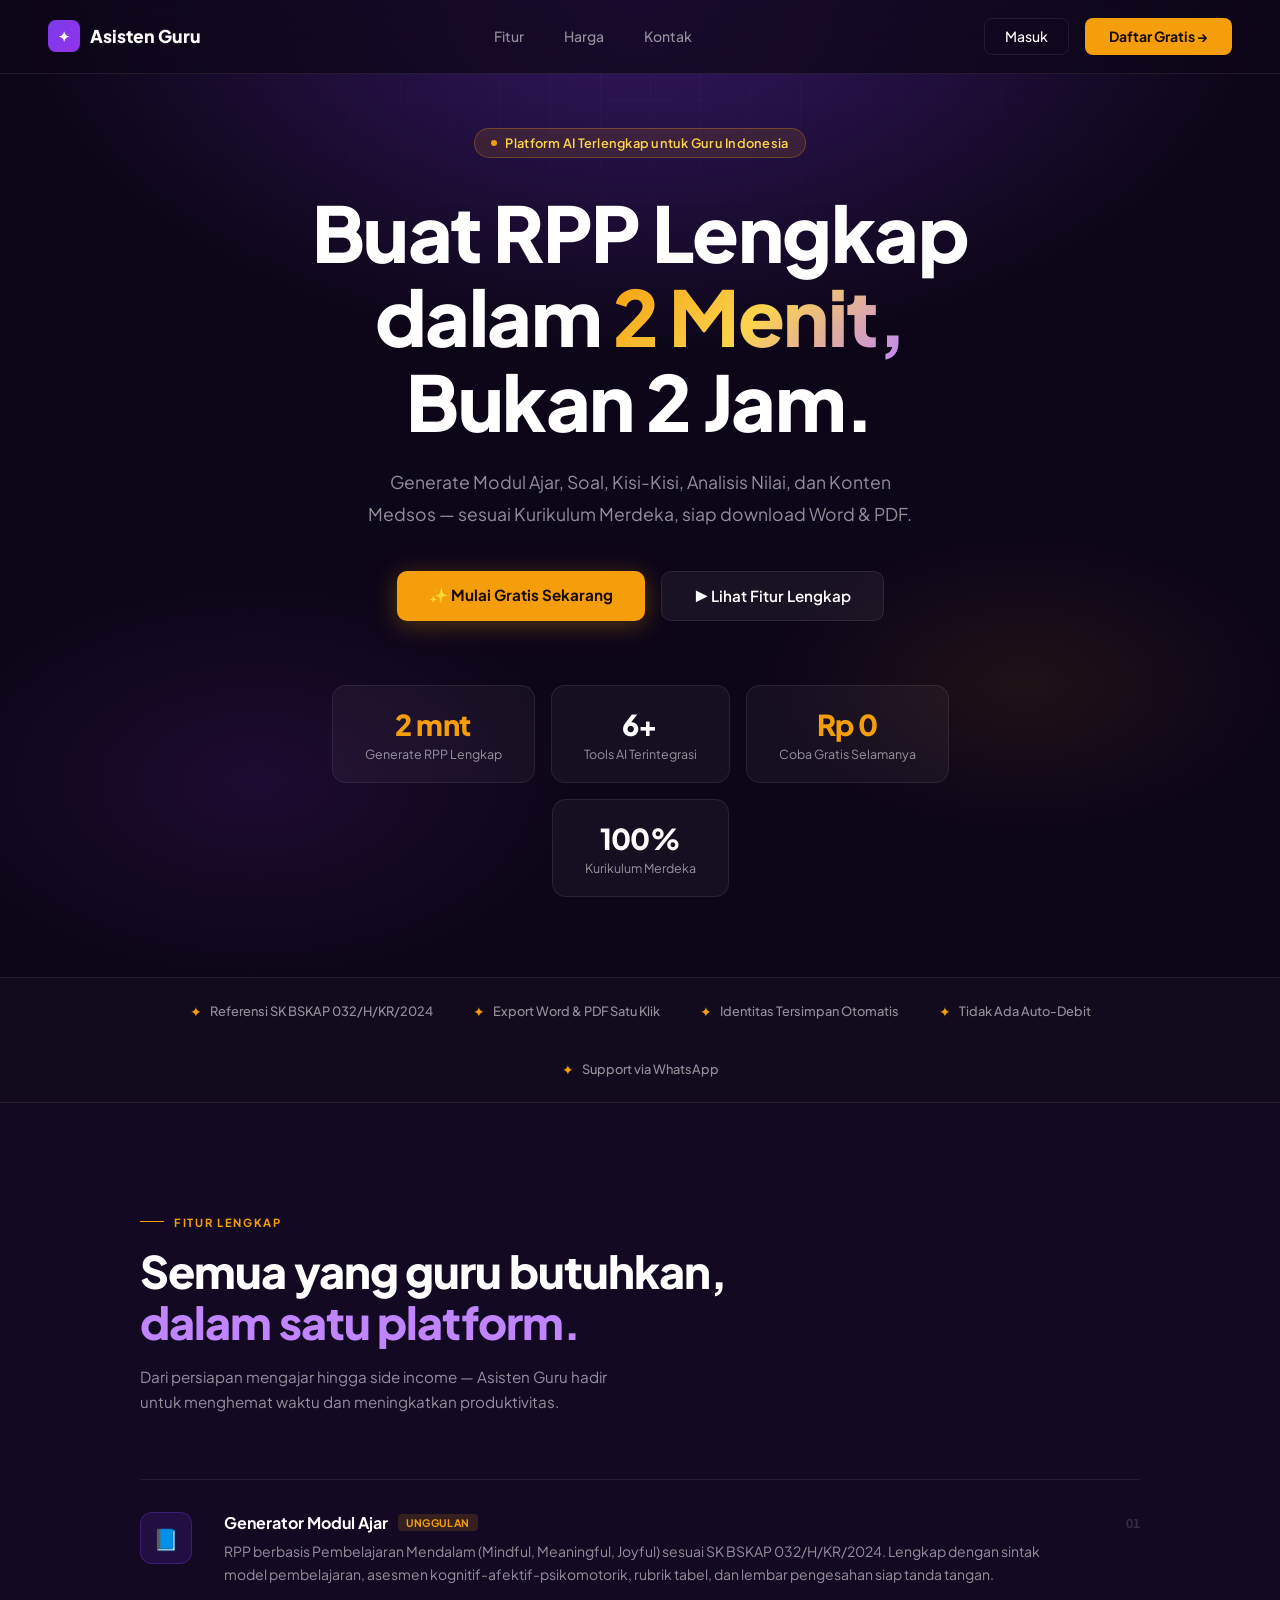
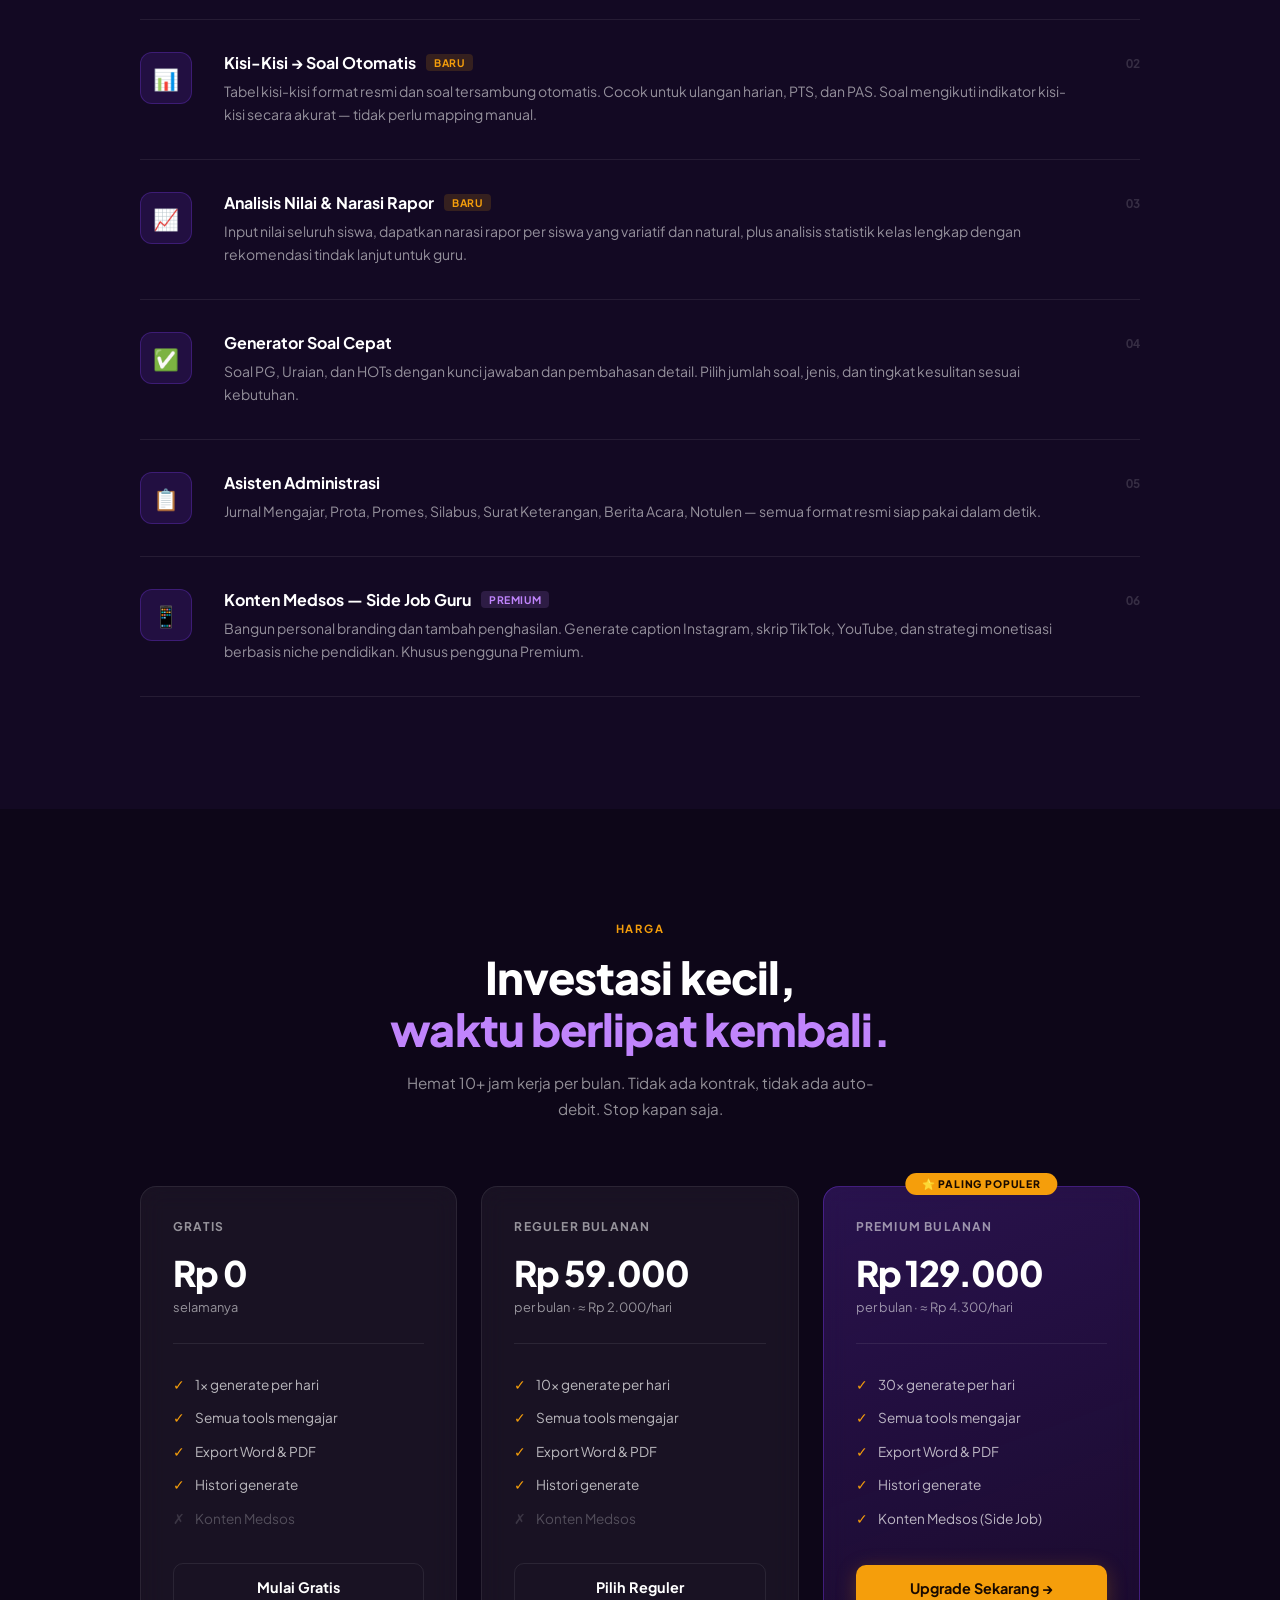
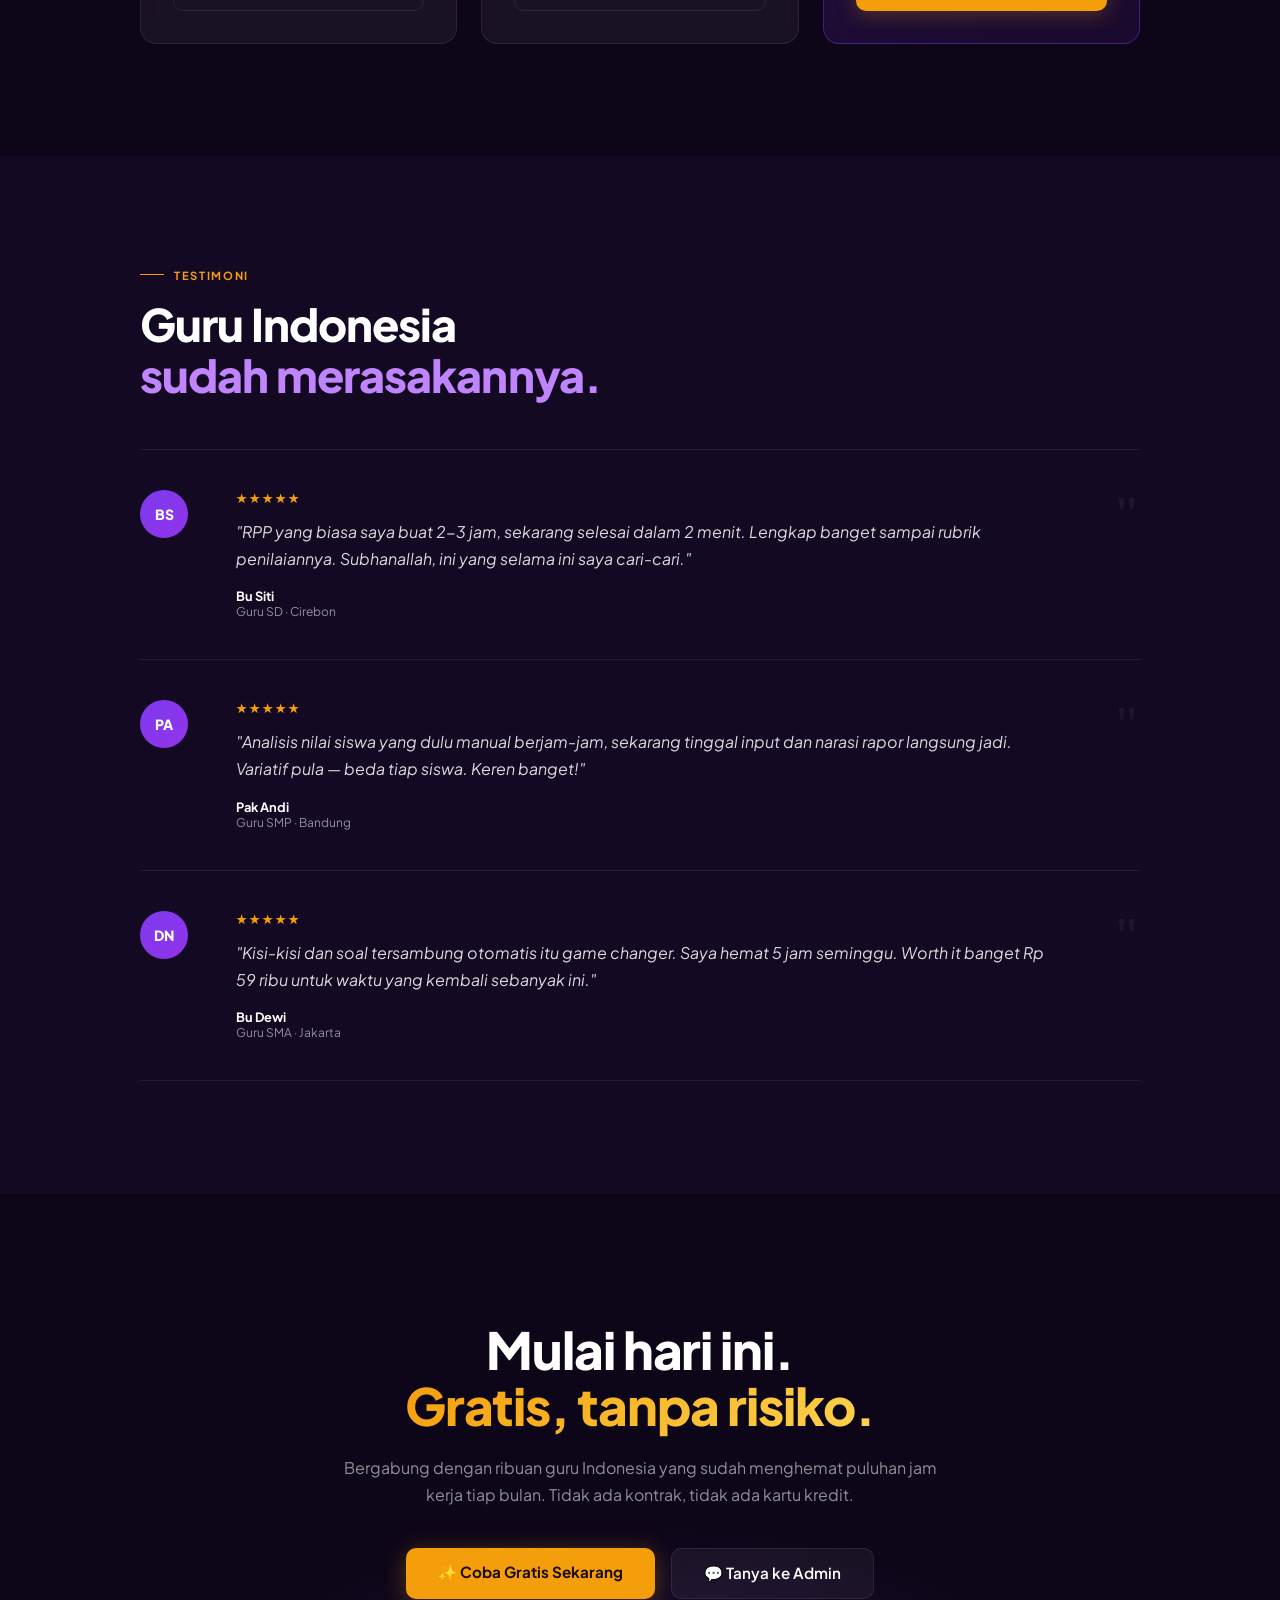
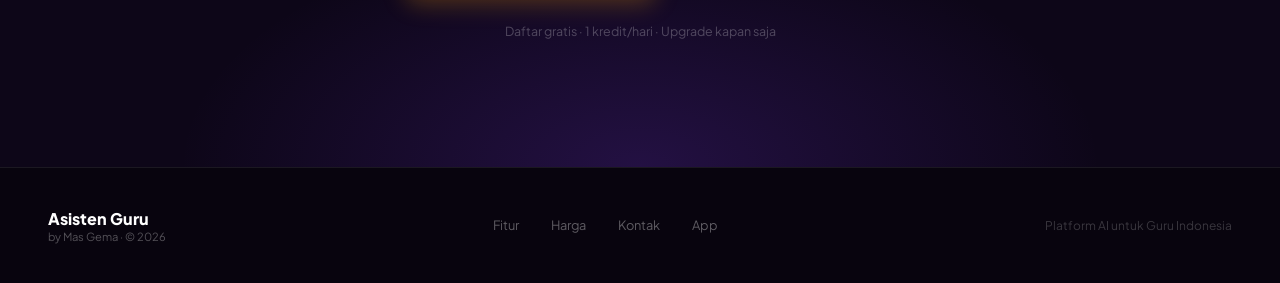
<file: public/landing.html>
<!DOCTYPE html>
<html lang="id">
<head>
<meta charset="UTF-8">
<meta name="viewport" content="width=device-width, initial-scale=1.0">
<title>Asisten Guru by Mas Gema — Platform AI untuk Guru Indonesia</title>
<link href="https://fonts.googleapis.com/css2?family=Plus+Jakarta+Sans:wght@300;400;500;600;700;800&display=swap" rel="stylesheet">
<style>
*{box-sizing:border-box;margin:0;padding:0;}
:root{
  --bg:#0d0618;
  --bg2:#130923;
  --purple:#7c3aed;
  --purple-mid:#9333ea;
  --purple-light:#c084fc;
  --gold:#f59e0b;
  --gold-light:#fcd34d;
  --gold-dim:rgba(245,158,11,0.15);
  --white:#ffffff;
  --text-muted:rgba(255,255,255,0.55);
  --border:rgba(255,255,255,0.08);
  --glass:rgba(255,255,255,0.05);
}
html{scroll-behavior:smooth;}
body{
  font-family:'Plus Jakarta Sans',sans-serif;
  background:var(--bg);
  color:var(--white);
  overflow-x:hidden;
}

/* NAV */
nav{
  position:fixed;top:0;left:0;right:0;z-index:100;
  padding:1.1rem 3rem;
  display:flex;align-items:center;justify-content:space-between;
  background:rgba(13,6,24,0.7);
  backdrop-filter:blur(20px);
  border-bottom:1px solid var(--border);
}
.nav-logo{font-size:1.1rem;font-weight:800;color:var(--white);text-decoration:none;display:flex;align-items:center;gap:10px;}
.nav-logo-icon{
  width:32px;height:32px;border-radius:8px;
  background:linear-gradient(135deg,var(--purple),var(--purple-mid));
  display:flex;align-items:center;justify-content:center;
  font-size:14px;
}
.nav-links{display:flex;align-items:center;gap:2.5rem;}
.nav-links a{font-size:0.875rem;color:var(--text-muted);text-decoration:none;font-weight:500;transition:color 0.2s;}
.nav-links a:hover{color:var(--white);}
.nav-right{display:flex;align-items:center;gap:1rem;}
.btn-nav-ghost{font-size:0.875rem;color:var(--white);text-decoration:none;font-weight:500;padding:0.55rem 1.25rem;border-radius:8px;border:1px solid var(--border);transition:all 0.2s;}
.btn-nav-ghost:hover{border-color:rgba(255,255,255,0.25);}
.btn-nav-gold{
  font-size:0.875rem;font-weight:700;
  background:var(--gold);color:#1a0a00;
  padding:0.6rem 1.5rem;border-radius:8px;text-decoration:none;
  transition:all 0.2s;
}
.btn-nav-gold:hover{background:var(--gold-light);transform:translateY(-1px);}

/* HERO */
.hero{
  min-height:100vh;
  display:flex;flex-direction:column;align-items:center;justify-content:center;
  text-align:center;
  padding:8rem 2rem 5rem;
  position:relative;overflow:hidden;
}
.hero-bg{
  position:absolute;inset:0;
  background:
    radial-gradient(ellipse 80% 60% at 50% 0%,rgba(124,58,237,0.35) 0%,transparent 60%),
    radial-gradient(ellipse 50% 40% at 20% 80%,rgba(147,51,234,0.12) 0%,transparent 50%),
    radial-gradient(ellipse 40% 30% at 80% 70%,rgba(245,158,11,0.08) 0%,transparent 50%),
    var(--bg);
}
.hero-grid{
  position:absolute;inset:0;
  background-image:
    linear-gradient(rgba(255,255,255,0.025) 1px,transparent 1px),
    linear-gradient(90deg,rgba(255,255,255,0.025) 1px,transparent 1px);
  background-size:50px 50px;
  mask-image:radial-gradient(ellipse 80% 60% at 50% 0%,black 0%,transparent 70%);
}
.hero-content{position:relative;max-width:800px;margin:0 auto;}
.hero-badge{
  display:inline-flex;align-items:center;gap:8px;
  background:rgba(245,158,11,0.12);
  border:1px solid rgba(245,158,11,0.3);
  color:var(--gold-light);
  font-size:0.8rem;font-weight:600;
  padding:6px 16px;border-radius:100px;
  margin-bottom:2rem;letter-spacing:0.02em;
  animation:fadeDown 0.6s ease both;
}
.hero-badge-dot{width:6px;height:6px;border-radius:50%;background:var(--gold);animation:pulse 2s infinite;}
@keyframes pulse{0%,100%{opacity:1;}50%{opacity:0.4;}}
.hero-h1{
  font-size:clamp(2.8rem,6vw,5rem);
  font-weight:800;
  line-height:1.1;
  letter-spacing:-0.02em;
  margin-bottom:1.5rem;
  animation:fadeDown 0.6s 0.1s ease both;
}
.hero-h1 .accent{
  background:linear-gradient(135deg,var(--gold),var(--gold-light),var(--purple-light));
  -webkit-background-clip:text;
  -webkit-text-fill-color:transparent;
  background-clip:text;
}
.hero-sub{
  font-size:1.1rem;color:var(--text-muted);
  line-height:1.8;max-width:560px;margin:0 auto 2.5rem;
  font-weight:400;
  animation:fadeDown 0.6s 0.2s ease both;
}
.hero-actions{
  display:flex;gap:1rem;justify-content:center;
  flex-wrap:wrap;margin-bottom:4rem;
  animation:fadeDown 0.6s 0.3s ease both;
}
.btn-gold{
  background:var(--gold);color:#1a0a00;
  padding:0.9rem 2rem;border-radius:10px;text-decoration:none;
  font-size:0.95rem;font-weight:700;
  transition:all 0.25s;
  box-shadow:0 4px 24px rgba(245,158,11,0.3);
}
.btn-gold:hover{background:var(--gold-light);transform:translateY(-2px);box-shadow:0 8px 32px rgba(245,158,11,0.4);}
.btn-glass{
  background:var(--glass);color:var(--white);
  padding:0.9rem 2rem;border-radius:10px;text-decoration:none;
  font-size:0.95rem;font-weight:600;
  border:1px solid var(--border);
  transition:all 0.25s;backdrop-filter:blur(8px);
}
.btn-glass:hover{background:rgba(255,255,255,0.08);border-color:rgba(255,255,255,0.2);}

/* STATS */
.hero-stats{
  display:flex;gap:1rem;justify-content:center;
  animation:fadeDown 0.6s 0.4s ease both;
  flex-wrap:wrap;
}
.stat-card{
  background:rgba(255,255,255,0.04);
  border:1px solid var(--border);
  border-radius:14px;
  padding:1.25rem 2rem;
  backdrop-filter:blur(12px);
  min-width:160px;
}
.stat-val{font-size:1.8rem;font-weight:800;color:var(--white);letter-spacing:-0.02em;}
.stat-val.gold{color:var(--gold);}
.stat-label{font-size:0.78rem;color:var(--text-muted);margin-top:4px;font-weight:400;}

/* TRUST */
.trust{
  padding:1.5rem 3rem;
  background:rgba(255,255,255,0.02);
  border-top:1px solid var(--border);
  border-bottom:1px solid var(--border);
}
.trust-inner{
  max-width:1000px;margin:0 auto;
  display:flex;align-items:center;justify-content:center;
  gap:2.5rem;flex-wrap:wrap;
}
.trust-item{
  display:flex;align-items:center;gap:8px;
  font-size:0.8rem;color:var(--text-muted);font-weight:500;
}
.trust-icon{color:var(--gold);font-size:14px;}

/* FEATURES */
.features{padding:7rem 3rem;background:var(--bg2);}
.features-inner{max-width:1000px;margin:0 auto;}
.sec-label{
  font-size:0.7rem;font-weight:700;letter-spacing:0.15em;
  text-transform:uppercase;color:var(--gold);
  margin-bottom:1rem;display:flex;align-items:center;gap:10px;
}
.sec-label::before{content:'';width:24px;height:1px;background:var(--gold);display:inline-block;}
.sec-h2{font-size:clamp(1.8rem,3.5vw,2.8rem);font-weight:800;letter-spacing:-0.02em;margin-bottom:1rem;line-height:1.15;}
.sec-h2 em{font-style:normal;color:var(--purple-light);}
.sec-sub{font-size:0.95rem;color:var(--text-muted);line-height:1.7;max-width:480px;margin-bottom:4rem;}

.feat-list{}
.feat-item{
  display:flex;align-items:flex-start;gap:2rem;
  padding:2rem 0;
  border-bottom:1px solid var(--border);
}
.feat-item:first-child{border-top:1px solid var(--border);}
.feat-icon-wrap{
  width:52px;height:52px;flex-shrink:0;border-radius:12px;
  background:rgba(124,58,237,0.15);border:1px solid rgba(124,58,237,0.3);
  display:flex;align-items:center;justify-content:center;font-size:1.3rem;
}
.feat-info{flex:1;}
.feat-title{font-size:1rem;font-weight:700;margin-bottom:0.4rem;display:flex;align-items:center;gap:10px;}
.feat-tag{font-size:0.65rem;font-weight:700;letter-spacing:0.06em;text-transform:uppercase;padding:2px 8px;border-radius:4px;}
.feat-tag.gold{background:rgba(245,158,11,0.15);color:var(--gold);}
.feat-tag.purple{background:rgba(192,132,252,0.15);color:var(--purple-light);}
.feat-desc{font-size:0.875rem;color:var(--text-muted);line-height:1.7;}
.feat-num{font-size:0.75rem;color:rgba(255,255,255,0.15);font-weight:700;padding-top:4px;flex-shrink:0;min-width:40px;text-align:right;font-variant-numeric:tabular-nums;}

/* PRICING */
.pricing{padding:7rem 3rem;background:var(--bg);}
.pricing-inner{max-width:1000px;margin:0 auto;}
.pricing-header{text-align:center;margin-bottom:4rem;}
.pricing-header .sec-label{justify-content:center;}
.pricing-header .sec-label::before{display:none;}

.plans{display:flex;gap:1.5rem;align-items:stretch;}
.plan{
  flex:1;border-radius:16px;padding:2rem;
  border:1px solid var(--border);
  background:var(--glass);
  backdrop-filter:blur(12px);
  display:flex;flex-direction:column;
}
.plan.featured{
  background:linear-gradient(160deg,rgba(124,58,237,0.25),rgba(147,51,234,0.1));
  border:1px solid rgba(124,58,237,0.4);
  position:relative;
}
.plan-top-badge{
  position:absolute;top:-14px;left:50%;transform:translateX(-50%);
  background:var(--gold);color:#1a0a00;
  font-size:0.65rem;font-weight:800;letter-spacing:0.08em;text-transform:uppercase;
  padding:4px 16px;border-radius:100px;white-space:nowrap;
}
.plan-name{font-size:0.75rem;font-weight:700;letter-spacing:0.1em;text-transform:uppercase;color:var(--text-muted);margin-bottom:1rem;}
.plan-price{font-size:2.2rem;font-weight:800;letter-spacing:-0.03em;color:var(--white);margin-bottom:4px;}
.plan-period{font-size:0.8rem;color:var(--text-muted);margin-bottom:1.75rem;}
.plan-divider{border:none;border-top:1px solid var(--border);margin-bottom:1.5rem;}
.plan-features{flex:1;margin-bottom:1.75rem;}
.plan-feat{font-size:0.85rem;color:rgba(255,255,255,0.7);padding:0.45rem 0;display:flex;align-items:flex-start;gap:10px;line-height:1.4;}
.plan-feat-check{color:var(--gold);flex-shrink:0;}
.plan-feat-check.off{color:rgba(255,255,255,0.15);}
.plan-feat.off span:last-child{color:rgba(255,255,255,0.25);}
.btn-plan{
  display:block;text-align:center;padding:0.875rem;border-radius:10px;
  font-size:0.9rem;font-weight:700;text-decoration:none;transition:all 0.2s;
}
.btn-plan-ghost{background:transparent;color:var(--white);border:1px solid var(--border);}
.btn-plan-ghost:hover{border-color:rgba(255,255,255,0.3);background:var(--glass);}
.btn-plan-gold{background:var(--gold);color:#1a0a00;box-shadow:0 4px 20px rgba(245,158,11,0.25);}
.btn-plan-gold:hover{background:var(--gold-light);transform:translateY(-1px);}

/* TESTIMONIALS */
.testi{padding:7rem 3rem;background:var(--bg2);}
.testi-inner{max-width:1000px;margin:0 auto;}
.testi-list{margin-top:3rem;}
.testi-item{
  padding:2.5rem 0;border-bottom:1px solid var(--border);
  display:flex;gap:3rem;align-items:flex-start;
}
.testi-item:first-child{border-top:1px solid var(--border);}
.testi-av{
  width:48px;height:48px;border-radius:50%;flex-shrink:0;
  background:linear-gradient(135deg,var(--purple),var(--purple-mid));
  display:flex;align-items:center;justify-content:center;
  font-weight:800;font-size:0.875rem;color:white;
}
.testi-body{flex:1;}
.testi-stars{color:var(--gold);font-size:0.8rem;margin-bottom:0.75rem;letter-spacing:2px;}
.testi-quote{font-size:1rem;line-height:1.7;color:rgba(255,255,255,0.85);font-style:italic;margin-bottom:1rem;}
.testi-name{font-size:0.8rem;font-weight:700;color:var(--white);}
.testi-role{font-size:0.75rem;color:var(--text-muted);}
.testi-num{font-family:serif;font-size:3rem;color:rgba(255,255,255,0.05);font-weight:700;flex-shrink:0;padding-top:0;line-height:1;}

/* CTA */
.cta{
  padding:8rem 3rem;
  background:var(--bg);
  position:relative;overflow:hidden;
  text-align:center;
}
.cta-bg{
  position:absolute;inset:0;
  background:radial-gradient(ellipse 60% 70% at 50% 100%,rgba(124,58,237,0.2) 0%,transparent 60%);
}
.cta-inner{position:relative;max-width:600px;margin:0 auto;}
.cta-h2{font-size:clamp(2rem,4vw,3.2rem);font-weight:800;letter-spacing:-0.02em;line-height:1.1;margin-bottom:1.25rem;}
.cta-h2 .accent{
  background:linear-gradient(135deg,var(--gold),var(--gold-light));
  -webkit-background-clip:text;-webkit-text-fill-color:transparent;background-clip:text;
}
.cta-sub{font-size:1rem;color:var(--text-muted);line-height:1.7;margin-bottom:2.5rem;}
.cta-actions{display:flex;gap:1rem;justify-content:center;flex-wrap:wrap;}
.cta-note{margin-top:1.5rem;font-size:0.78rem;color:rgba(255,255,255,0.25);}

/* FOOTER */
footer{
  padding:2.5rem 3rem;
  background:rgba(0,0,0,0.4);
  border-top:1px solid var(--border);
  display:flex;align-items:center;justify-content:space-between;
  flex-wrap:wrap;gap:1rem;
}
.footer-logo{font-size:1rem;font-weight:800;color:var(--white);}
.footer-logo small{font-size:0.7rem;color:rgba(255,255,255,0.3);font-weight:400;display:block;}
.footer-links{display:flex;gap:2rem;}
.footer-links a{font-size:0.8rem;color:rgba(255,255,255,0.35);text-decoration:none;transition:color 0.2s;}
.footer-links a:hover{color:var(--white);}
.footer-copy{font-size:0.75rem;color:rgba(255,255,255,0.2);}

/* ANIMATIONS */
@keyframes fadeDown{from{opacity:0;transform:translateY(-16px);}to{opacity:1;transform:translateY(0);}}
.reveal{opacity:0;transform:translateY(28px);transition:all 0.65s ease;}
.reveal.in{opacity:1;transform:translateY(0);}

@media(max-width:768px){
  nav{padding:1rem 1.5rem;}
  .nav-links{display:none;}
  .hero{padding:7rem 1.5rem 4rem;}
  .hero-stats{gap:0.75rem;}
  .stat-card{min-width:140px;padding:1rem 1.25rem;}
  .features{padding:5rem 1.5rem;}
  .pricing{padding:5rem 1.5rem;}
  .plans{flex-direction:column;}
  .plan.featured{margin-top:1rem;}
  .testi{padding:5rem 1.5rem;}
  .testi-item{flex-direction:column;gap:1rem;}
  .cta{padding:5rem 1.5rem;}
  footer{flex-direction:column;padding:2rem 1.5rem;}
  .trust{padding:1.25rem 1.5rem;}
}
</style>
</head>
<body>

<!-- NAV -->
<nav>
  <a href="#" class="nav-logo">
    <div class="nav-logo-icon">✦</div>
    Asisten Guru
  </a>
  <div class="nav-links">
    <a href="#fitur">Fitur</a>
    <a href="#harga">Harga</a>
    <a href="https://wa.me/6287723317506">Kontak</a>
  </div>
  <div class="nav-right">
    <a href="https://asisten-guru-mas-gema.vercel.app/index.html?auth=1" class="btn-nav-ghost">Masuk</a>
    <a href="https://asisten-guru-mas-gema.vercel.app/index.html?auth=1" class="btn-nav-gold">Daftar Gratis →</a>
  </div>
</nav>

<!-- HERO -->
<section class="hero">
  <div class="hero-bg"></div>
  <div class="hero-grid"></div>
  <div class="hero-content">
    <div class="hero-badge">
      <span class="hero-badge-dot"></span>
      Platform AI Terlengkap untuk Guru Indonesia
    </div>
    <h1 class="hero-h1">
      Buat RPP Lengkap<br>
      dalam <span class="accent">2 Menit,</span><br>
      Bukan 2 Jam.
    </h1>
    <p class="hero-sub">
      Generate Modul Ajar, Soal, Kisi-Kisi, Analisis Nilai, dan Konten Medsos — 
      sesuai Kurikulum Merdeka, siap download Word & PDF.
    </p>
    <div class="hero-actions">
      <a href="https://asisten-guru-mas-gema.vercel.app/index.html?auth=1" class="btn-gold">✨ Mulai Gratis Sekarang</a>
      <a href="#fitur" class="btn-glass">▶ Lihat Fitur Lengkap</a>
    </div>
    <div class="hero-stats">
      <div class="stat-card">
        <div class="stat-val gold">2 mnt</div>
        <div class="stat-label">Generate RPP Lengkap</div>
      </div>
      <div class="stat-card">
        <div class="stat-val">6+</div>
        <div class="stat-label">Tools AI Terintegrasi</div>
      </div>
      <div class="stat-card">
        <div class="stat-val gold">Rp 0</div>
        <div class="stat-label">Coba Gratis Selamanya</div>
      </div>
      <div class="stat-card">
        <div class="stat-val">100%</div>
        <div class="stat-label">Kurikulum Merdeka</div>
      </div>
    </div>
  </div>
</section>

<!-- TRUST -->
<div class="trust">
  <div class="trust-inner">
    <div class="trust-item"><span class="trust-icon">✦</span> Referensi SK BSKAP 032/H/KR/2024</div>
    <div class="trust-item"><span class="trust-icon">✦</span> Export Word & PDF Satu Klik</div>
    <div class="trust-item"><span class="trust-icon">✦</span> Identitas Tersimpan Otomatis</div>
    <div class="trust-item"><span class="trust-icon">✦</span> Tidak Ada Auto-Debit</div>
    <div class="trust-item"><span class="trust-icon">✦</span> Support via WhatsApp</div>
  </div>
</div>

<!-- FEATURES -->
<section class="features" id="fitur">
  <div class="features-inner">
    <div class="sec-label reveal">Fitur Lengkap</div>
    <h2 class="sec-h2 reveal">Semua yang guru butuhkan,<br><em>dalam satu platform.</em></h2>
    <p class="sec-sub reveal">Dari persiapan mengajar hingga side income — Asisten Guru hadir untuk menghemat waktu dan meningkatkan produktivitas.</p>
    <div class="feat-list">
      <div class="feat-item reveal">
        <div class="feat-icon-wrap">📘</div>
        <div class="feat-info">
          <div class="feat-title">Generator Modul Ajar <span class="feat-tag gold">Unggulan</span></div>
          <div class="feat-desc">RPP berbasis Pembelajaran Mendalam (Mindful, Meaningful, Joyful) sesuai SK BSKAP 032/H/KR/2024. Lengkap dengan sintak model pembelajaran, asesmen kognitif-afektif-psikomotorik, rubrik tabel, dan lembar pengesahan siap tanda tangan.</div>
        </div>
        <div class="feat-num">01</div>
      </div>
      <div class="feat-item reveal">
        <div class="feat-icon-wrap">📊</div>
        <div class="feat-info">
          <div class="feat-title">Kisi-Kisi → Soal Otomatis <span class="feat-tag gold">Baru</span></div>
          <div class="feat-desc">Tabel kisi-kisi format resmi dan soal tersambung otomatis. Cocok untuk ulangan harian, PTS, dan PAS. Soal mengikuti indikator kisi-kisi secara akurat — tidak perlu mapping manual.</div>
        </div>
        <div class="feat-num">02</div>
      </div>
      <div class="feat-item reveal">
        <div class="feat-icon-wrap">📈</div>
        <div class="feat-info">
          <div class="feat-title">Analisis Nilai & Narasi Rapor <span class="feat-tag gold">Baru</span></div>
          <div class="feat-desc">Input nilai seluruh siswa, dapatkan narasi rapor per siswa yang variatif dan natural, plus analisis statistik kelas lengkap dengan rekomendasi tindak lanjut untuk guru.</div>
        </div>
        <div class="feat-num">03</div>
      </div>
      <div class="feat-item reveal">
        <div class="feat-icon-wrap">✅</div>
        <div class="feat-info">
          <div class="feat-title">Generator Soal Cepat</div>
          <div class="feat-desc">Soal PG, Uraian, dan HOTs dengan kunci jawaban dan pembahasan detail. Pilih jumlah soal, jenis, dan tingkat kesulitan sesuai kebutuhan.</div>
        </div>
        <div class="feat-num">04</div>
      </div>
      <div class="feat-item reveal">
        <div class="feat-icon-wrap">📋</div>
        <div class="feat-info">
          <div class="feat-title">Asisten Administrasi</div>
          <div class="feat-desc">Jurnal Mengajar, Prota, Promes, Silabus, Surat Keterangan, Berita Acara, Notulen — semua format resmi siap pakai dalam detik.</div>
        </div>
        <div class="feat-num">05</div>
      </div>
      <div class="feat-item reveal">
        <div class="feat-icon-wrap">📱</div>
        <div class="feat-info">
          <div class="feat-title">Konten Medsos — Side Job Guru <span class="feat-tag purple">Premium</span></div>
          <div class="feat-desc">Bangun personal branding dan tambah penghasilan. Generate caption Instagram, skrip TikTok, YouTube, dan strategi monetisasi berbasis niche pendidikan. Khusus pengguna Premium.</div>
        </div>
        <div class="feat-num">06</div>
      </div>
    </div>
  </div>
</section>

<!-- PRICING -->
<section class="pricing" id="harga">
  <div class="pricing-inner">
    <div class="pricing-header reveal">
      <div class="sec-label">Harga</div>
      <h2 class="sec-h2">Investasi kecil,<br><em>waktu berlipat kembali.</em></h2>
      <p class="sec-sub" style="margin:0 auto;">Hemat 10+ jam kerja per bulan. Tidak ada kontrak, tidak ada auto-debit. Stop kapan saja.</p>
    </div>
    <div class="plans reveal">
      <div class="plan">
        <div class="plan-name">Gratis</div>
        <div class="plan-price">Rp 0</div>
        <div class="plan-period">selamanya</div>
        <hr class="plan-divider">
        <div class="plan-features">
          <div class="plan-feat"><span class="plan-feat-check">✓</span><span>1x generate per hari</span></div>
          <div class="plan-feat"><span class="plan-feat-check">✓</span><span>Semua tools mengajar</span></div>
          <div class="plan-feat"><span class="plan-feat-check">✓</span><span>Export Word & PDF</span></div>
          <div class="plan-feat"><span class="plan-feat-check">✓</span><span>Histori generate</span></div>
          <div class="plan-feat off"><span class="plan-feat-check off">✗</span><span>Konten Medsos</span></div>
        </div>
        <a href="https://asisten-guru-mas-gema.vercel.app/index.html?auth=1" class="btn-plan btn-plan-ghost">Mulai Gratis</a>
      </div>
      <div class="plan">
        <div class="plan-name">Reguler Bulanan</div>
        <div class="plan-price">Rp 59.000</div>
        <div class="plan-period">per bulan · ≈ Rp 2.000/hari</div>
        <hr class="plan-divider">
        <div class="plan-features">
          <div class="plan-feat"><span class="plan-feat-check">✓</span><span>10x generate per hari</span></div>
          <div class="plan-feat"><span class="plan-feat-check">✓</span><span>Semua tools mengajar</span></div>
          <div class="plan-feat"><span class="plan-feat-check">✓</span><span>Export Word & PDF</span></div>
          <div class="plan-feat"><span class="plan-feat-check">✓</span><span>Histori generate</span></div>
          <div class="plan-feat off"><span class="plan-feat-check off">✗</span><span>Konten Medsos</span></div>
        </div>
        <a href="https://asisten-guru-mas-gema.vercel.app/index.html?auth=1" class="btn-plan btn-plan-ghost">Pilih Reguler</a>
      </div>
      <div class="plan featured">
        <div class="plan-top-badge">⭐ Paling Populer</div>
        <div class="plan-name">Premium Bulanan</div>
        <div class="plan-price">Rp 129.000</div>
        <div class="plan-period">per bulan · ≈ Rp 4.300/hari</div>
        <hr class="plan-divider">
        <div class="plan-features">
          <div class="plan-feat"><span class="plan-feat-check">✓</span><span>30x generate per hari</span></div>
          <div class="plan-feat"><span class="plan-feat-check">✓</span><span>Semua tools mengajar</span></div>
          <div class="plan-feat"><span class="plan-feat-check">✓</span><span>Export Word & PDF</span></div>
          <div class="plan-feat"><span class="plan-feat-check">✓</span><span>Histori generate</span></div>
          <div class="plan-feat"><span class="plan-feat-check">✓</span><span>Konten Medsos (Side Job)</span></div>
        </div>
        <a href="https://asisten-guru-mas-gema.vercel.app/index.html?auth=1" class="btn-plan btn-plan-gold">Upgrade Sekarang →</a>
      </div>
    </div>
  </div>
</section>

<!-- TESTIMONIALS -->
<section class="testi">
  <div class="testi-inner">
    <div class="sec-label reveal">Testimoni</div>
    <h2 class="sec-h2 reveal">Guru Indonesia<br><em>sudah merasakannya.</em></h2>
    <div class="testi-list">
      <div class="testi-item reveal">
        <div class="testi-av">BS</div>
        <div class="testi-body">
          <div class="testi-stars">★★★★★</div>
          <div class="testi-quote">"RPP yang biasa saya buat 2-3 jam, sekarang selesai dalam 2 menit. Lengkap banget sampai rubrik penilaiannya. Subhanallah, ini yang selama ini saya cari-cari."</div>
          <div class="testi-name">Bu Siti</div>
          <div class="testi-role">Guru SD · Cirebon</div>
        </div>
        <div class="testi-num">"</div>
      </div>
      <div class="testi-item reveal">
        <div class="testi-av">PA</div>
        <div class="testi-body">
          <div class="testi-stars">★★★★★</div>
          <div class="testi-quote">"Analisis nilai siswa yang dulu manual berjam-jam, sekarang tinggal input dan narasi rapor langsung jadi. Variatif pula — beda tiap siswa. Keren banget!"</div>
          <div class="testi-name">Pak Andi</div>
          <div class="testi-role">Guru SMP · Bandung</div>
        </div>
        <div class="testi-num">"</div>
      </div>
      <div class="testi-item reveal">
        <div class="testi-av">DN</div>
        <div class="testi-body">
          <div class="testi-stars">★★★★★</div>
          <div class="testi-quote">"Kisi-kisi dan soal tersambung otomatis itu game changer. Saya hemat 5 jam seminggu. Worth it banget Rp 59 ribu untuk waktu yang kembali sebanyak ini."</div>
          <div class="testi-name">Bu Dewi</div>
          <div class="testi-role">Guru SMA · Jakarta</div>
        </div>
        <div class="testi-num">"</div>
      </div>
    </div>
  </div>
</section>

<!-- CTA -->
<section class="cta">
  <div class="cta-bg"></div>
  <div class="cta-inner reveal">
    <h2 class="cta-h2">Mulai hari ini.<br><span class="accent">Gratis, tanpa risiko.</span></h2>
    <p class="cta-sub">Bergabung dengan ribuan guru Indonesia yang sudah menghemat puluhan jam kerja tiap bulan. Tidak ada kontrak, tidak ada kartu kredit.</p>
    <div class="cta-actions">
      <a href="https://asisten-guru-mas-gema.vercel.app/index.html?auth=1" class="btn-gold">✨ Coba Gratis Sekarang</a>
      <a href="https://wa.me/6287723317506" class="btn-glass">💬 Tanya ke Admin</a>
    </div>
    <div class="cta-note">Daftar gratis · 1 kredit/hari · Upgrade kapan saja</div>
  </div>
</section>

<!-- FOOTER -->
<footer>
  <div class="footer-logo">
    Asisten Guru
    <small>by Mas Gema · © 2026</small>
  </div>
  <div class="footer-links">
    <a href="#fitur">Fitur</a>
    <a href="#harga">Harga</a>
    <a href="https://wa.me/6287723317506">Kontak</a>
    <a href="https://asisten-guru-mas-gema.vercel.app/index.html?auth=1">App</a>
  </div>
  <div class="footer-copy">Platform AI untuk Guru Indonesia</div>
</footer>

<script>
const io = new IntersectionObserver(entries => {
  entries.forEach((e,i) => {
    if(e.isIntersecting) setTimeout(() => e.target.classList.add('in'), i * 60);
  });
},{threshold:0.08});
document.querySelectorAll('.reveal').forEach(el => io.observe(el));
</script>
</body>
</html>
</file>
